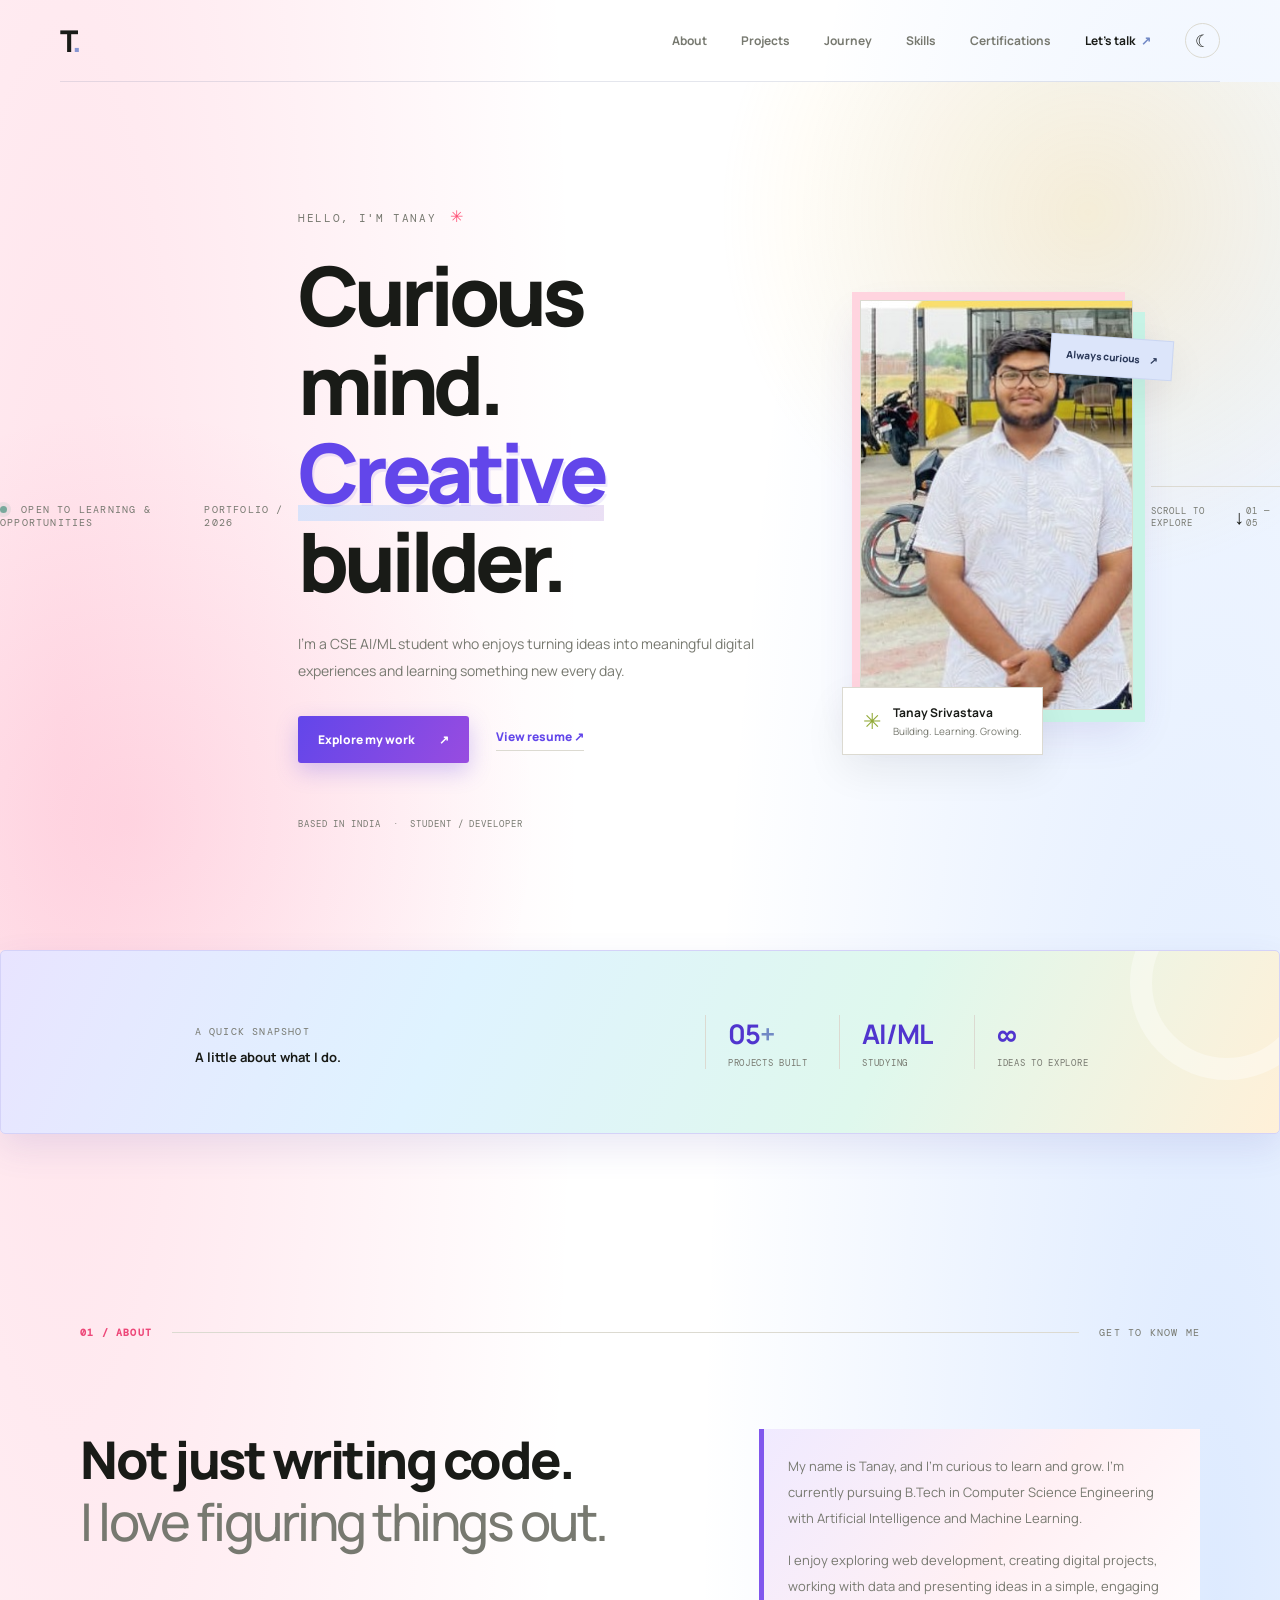
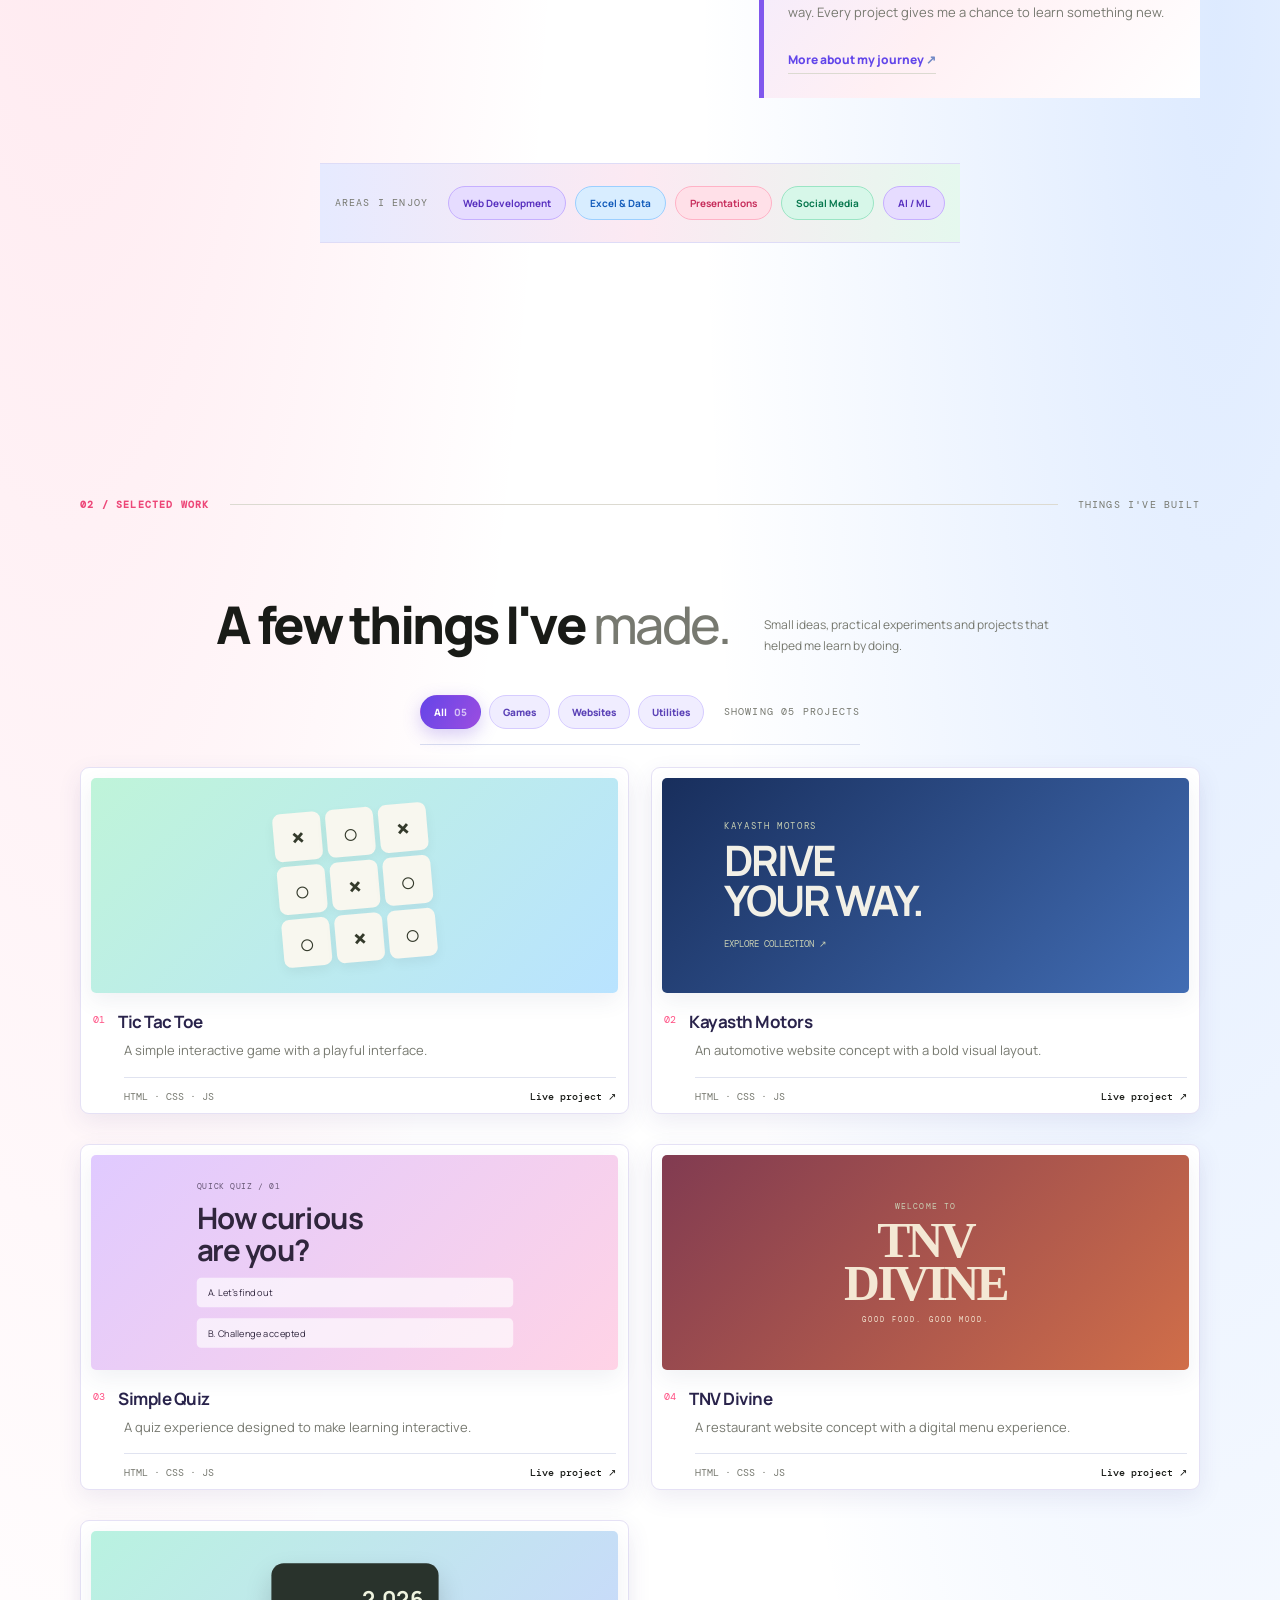
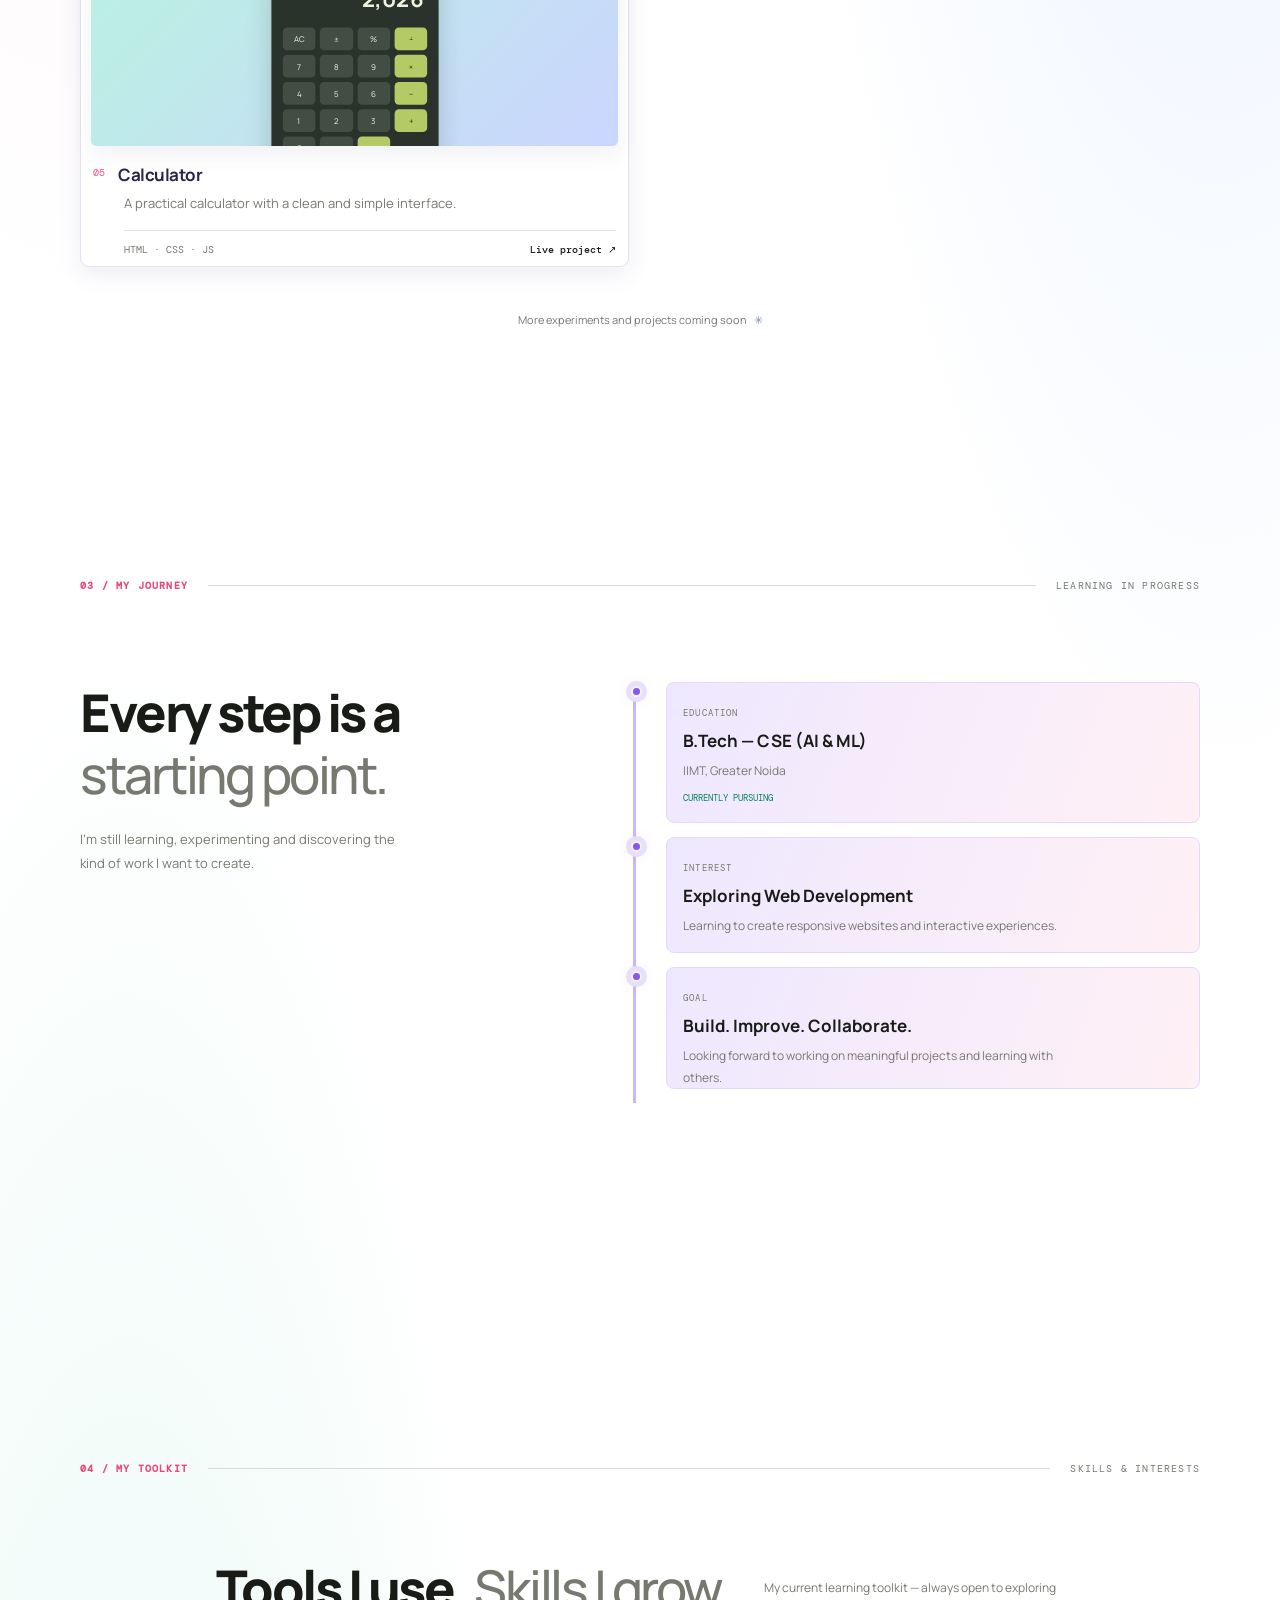
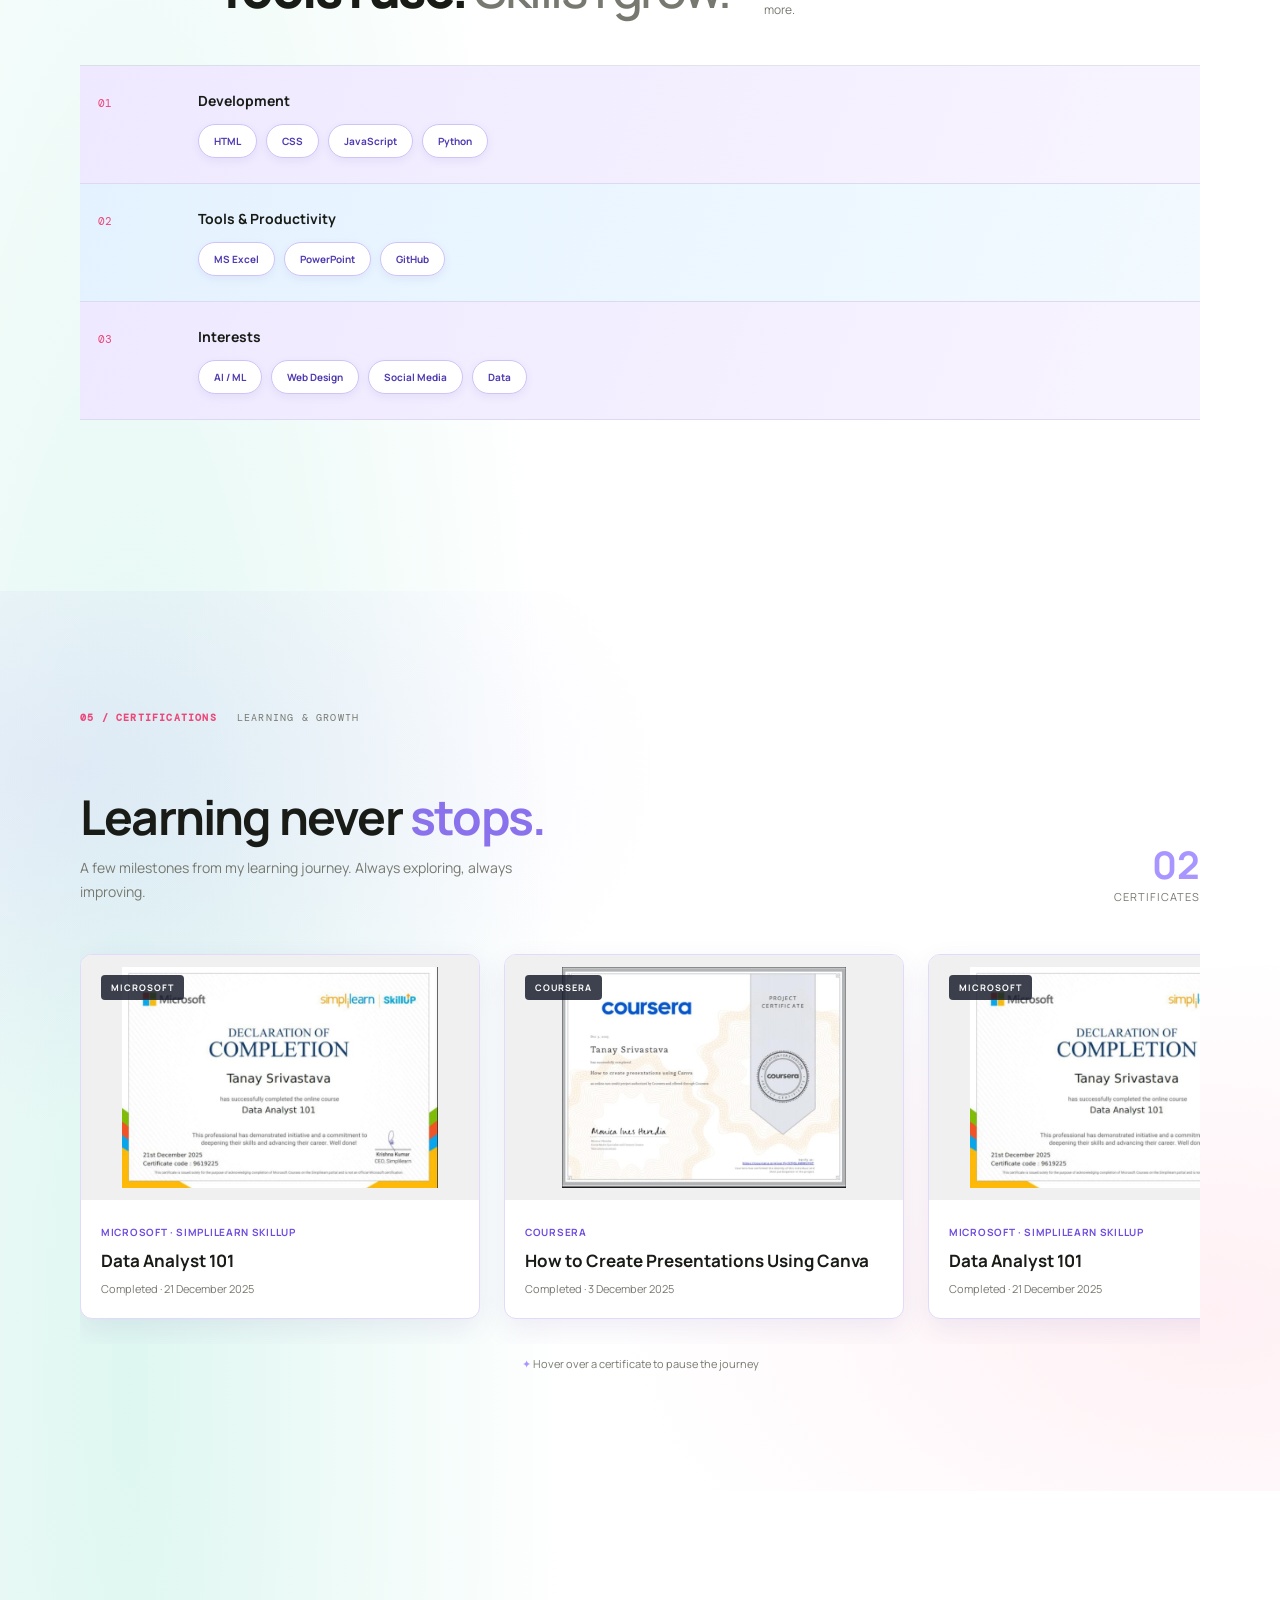
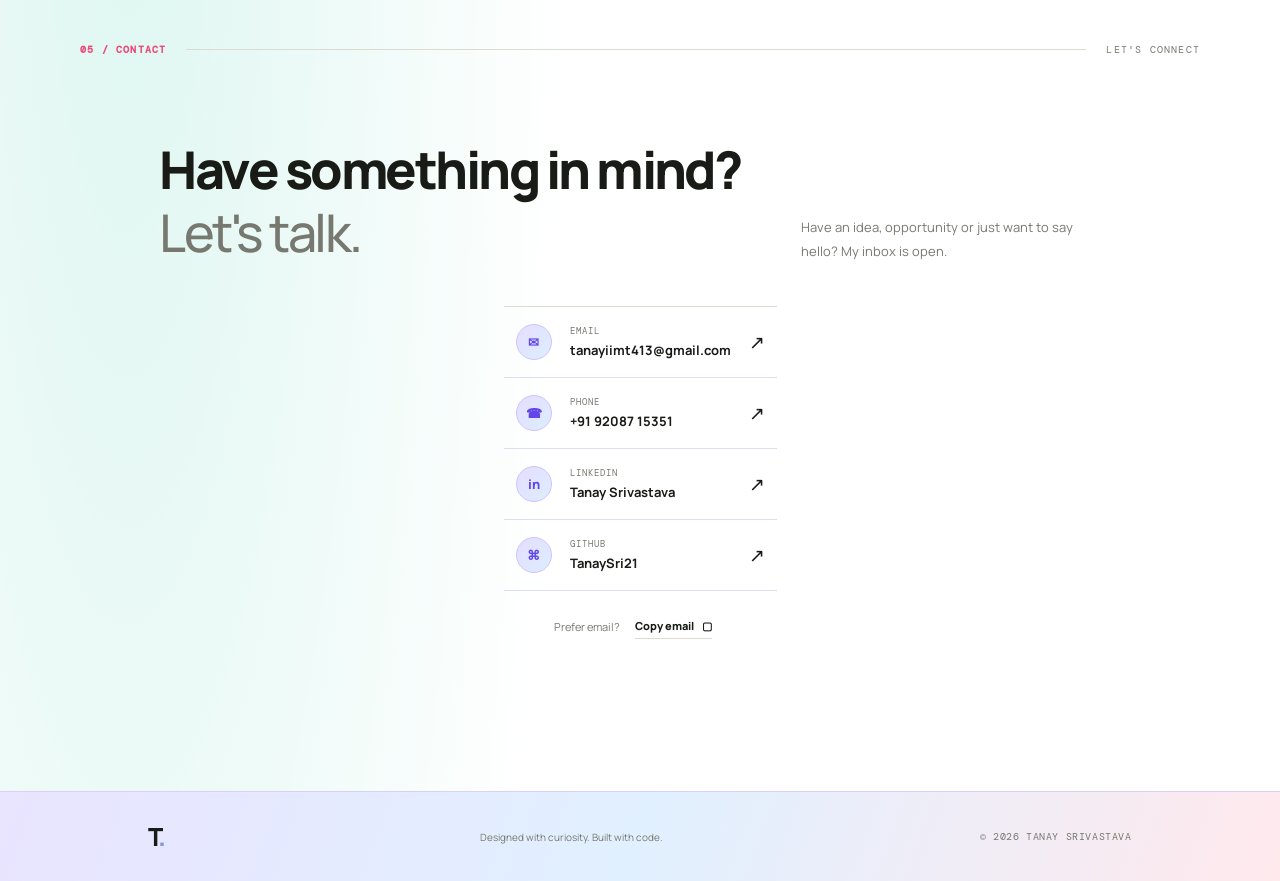
<file: index.html>
<!DOCTYPE html>
<html lang="en">
<head>
  <meta charset="UTF-8">
  <meta name="viewport" content="width=device-width, initial-scale=1.0">
  <meta name="description" content="Tanay Srivastava — CSE AI/ML student, creative builder and aspiring developer.">
  <title>Tanay Srivastava | Portfolio</title>

  <link rel="preconnect" href="https://fonts.googleapis.com">
  <link rel="preconnect" href="https://fonts.gstatic.com" crossorigin>
  <link href="https://fonts.googleapis.com/css2?family=DM+Mono:wght@400;500&family=Manrope:wght@400;500;600;700;800&display=swap" rel="stylesheet">
  <link rel="stylesheet" href="style.css">
</head>

<body>
  <div class="scroll-progress" id="scrollProgress"></div>

  <header class="site-header">
    <a href="#home" class="brand" aria-label="Tanay home">T<span>.</span></a>

    <button class="menu-toggle" id="menuToggle" aria-label="Open navigation" aria-expanded="false">
      <span></span><span></span>
    </button>

    <nav class="nav-links" id="navLinks">
      <a href="#about">About</a>
      <a href="#work">Projects</a>
      <a href="#journey">Journey</a>
      <a href="#skills">Skills</a>
      <a href="#certifications">Certifications</a>
      <a href="#contact" class="nav-contact">Let's talk <span>↗</span></a>
      <button class="theme-toggle" id="themeToggle" aria-label="Toggle dark mode" title="Toggle theme">
        <span id="themeIcon">☾</span>
      </button>
    </nav>
  </header>

  <main>
    <!-- HERO -->
    <section class="hero section-wrap" id="home">
      <div class="hero-topline">
        <span class="eyebrow"><span class="status-dot"></span> OPEN TO LEARNING & OPPORTUNITIES</span>
        <span class="eyebrow">PORTFOLIO / 2026</span>
      </div>

      <div class="hero-grid">
        <div class="hero-copy">
          <p class="hello-line">HELLO, I'M TANAY <span>✳</span></p>

          <h1>
            Curious mind.<br>
            <span class="headline-accent">Creative</span> builder.
          </h1>

          <p class="hero-description">
            I'm a CSE AI/ML student who enjoys turning ideas into
            meaningful digital experiences and learning something new every day.
          </p>

          <div class="hero-actions">
            <a href="#work" class="button button-primary">Explore my work <span>↗</span></a>
            <a href="assets/tanay-resume.jpg" class="text-link" target="_blank" rel="noopener">View resume ↗</a>
          </div>

          <div class="hero-meta">
            <span>BASED IN INDIA</span>
            <span>·</span>
            <span>STUDENT / DEVELOPER</span>
          </div>
        </div>

        <div class="hero-visual">
          <div class="photo-frame">
            <img src="assets/tanay-photo.jpg" alt="Portrait of Tanay Srivastava"
                 onerror="this.style.display='none'; this.nextElementSibling.style.display='grid';">
            <div class="photo-fallback">TS<span>✳</span></div>
          </div>
          <div class="photo-caption">
            <span class="caption-mark">✳</span>
            <div>
              <strong>Tanay Srivastava</strong>
              <small>Building. Learning. Growing.</small>
            </div>
          </div>
          <div class="floating-note">Always curious <span>↗</span></div>
        </div>
      </div>

      <div class="hero-bottom">
        <span>SCROLL TO EXPLORE</span>
        <a href="#about" aria-label="Scroll to about section">↓</a>
        <span>01 — 05</span>
      </div>
    </section>

    <!-- SNAPSHOT -->
    <section class="snapshot section-wrap reveal" aria-label="Portfolio snapshot">
      <div class="snapshot-heading">
        <span class="eyebrow">A QUICK SNAPSHOT</span>
        <p>A little about what I do.</p>
      </div>
      <div class="snapshot-stats">
        <div class="stat">
          <strong>05<span>+</span></strong>
          <small>PROJECTS BUILT</small>
        </div>
        <div class="stat">
          <strong>AI/ML</strong>
          <small>STUDYING</small>
        </div>
        <div class="stat">
          <strong>∞</strong>
          <small>IDEAS TO EXPLORE</small>
        </div>
      </div>
    </section>

    <!-- ABOUT -->
    <section class="section-wrap section-space" id="about">
      <div class="section-label reveal">
        <span class="eyebrow">01 / ABOUT</span>
        <span class="label-line"></span>
        <span class="eyebrow">GET TO KNOW ME</span>
      </div>

      <div class="about-grid">
        <h2 class="section-heading reveal">
          Not just writing code.<br>
          <span class="muted">I love figuring things out.</span>
        </h2>

        <div class="about-content reveal">
          <p>
            My name is Tanay, and I'm curious to learn and grow.
            I'm currently pursuing B.Tech in Computer Science Engineering
            with Artificial Intelligence and Machine Learning.
          </p>
          <p>
            I enjoy exploring web development, creating digital projects,
            working with data and presenting ideas in a simple, engaging way.
            Every project gives me a chance to learn something new.
          </p>
          <a href="#journey" class="inline-link">More about my journey <span>↗</span></a>
        </div>
      </div>

      <div class="interest-strip reveal">
        <span class="eyebrow">AREAS I ENJOY</span>
        <div class="interest-tags">
          <span>Web Development</span>
          <span>Excel & Data</span>
          <span>Presentations</span>
          <span>Social Media</span>
          <span>AI / ML</span>
        </div>
      </div>
    </section>

    <!-- PROJECTS -->
    <section class="section-wrap section-space" id="work">
      <div class="section-label reveal">
        <span class="eyebrow">02 / SELECTED WORK</span>
        <span class="label-line"></span>
        <span class="eyebrow">THINGS I'VE BUILT</span>
      </div>

      <div class="work-heading reveal">
        <h2 class="section-heading">A few things I've <span class="muted">made.</span></h2>
        <p>Small ideas, practical experiments and projects that helped me learn by doing.</p>
      </div>

      <div class="project-toolbar reveal">
        <div class="filter-buttons" id="projectFilters">
          <button class="filter-btn active" data-filter="all">All <span>05</span></button>
          <button class="filter-btn" data-filter="game">Games</button>
          <button class="filter-btn" data-filter="web">Websites</button>
          <button class="filter-btn" data-filter="utility">Utilities</button>
        </div>
        <span class="eyebrow" id="projectCount">SHOWING 05 PROJECTS</span>
      </div>

      <div class="project-grid" id="projectGrid">
        <article class="project-card reveal" data-category="game">
          <a class="project-visual visual-tictactoe" href="projects/tic-tac-toe/index.html" target="_blank" rel="noopener">
            <div class="tic-preview">
              <span>×</span><span>○</span><span>×</span>
              <span>○</span><span>×</span><span>○</span>
              <span>○</span><span>×</span><span>○</span>
            </div>
            <span class="visual-open">↗</span>
          </a>
          <div class="project-info">
            <div><span class="project-number">01</span><h3>Tic Tac Toe</h3></div>
            <p>A simple interactive game with a playful interface.</p>
            <div class="project-footer"><span>HTML · CSS · JS</span><a href="projects/tic-tac-toe/index.html" target="_blank" rel="noopener">Live project ↗</a></div>
          </div>
        </article>

        <article class="project-card reveal" data-category="web">
          <a class="project-visual visual-motors" href="projects/kayasth-motors/index.html" target="_blank" rel="noopener">
            <div class="motors-preview">
              <small>KAYASTH MOTORS</small>
              <strong>DRIVE<br>YOUR WAY.</strong>
              <span>EXPLORE COLLECTION ↗</span>
            </div>
            <span class="visual-open">↗</span>
          </a>
          <div class="project-info">
            <div><span class="project-number">02</span><h3>Kayasth Motors</h3></div>
            <p>An automotive website concept with a bold visual layout.</p>
            <div class="project-footer"><span>HTML · CSS · JS</span><a href="projects/kayasth-motors/index.html" target="_blank" rel="noopener">Live project ↗</a></div>
          </div>
        </article>

        <article class="project-card reveal" data-category="game">
          <a class="project-visual visual-quiz" href="projects/simple-quiz/index.html" target="_blank" rel="noopener">
            <div class="quiz-preview">
              <small>QUICK QUIZ / 01</small>
              <strong>How curious<br>are you?</strong>
              <span class="quiz-option">A. Let's find out</span>
              <span class="quiz-option">B. Challenge accepted</span>
            </div>
            <span class="visual-open">↗</span>
          </a>
          <div class="project-info">
            <div><span class="project-number">03</span><h3>Simple Quiz</h3></div>
            <p>A quiz experience designed to make learning interactive.</p>
            <div class="project-footer"><span>HTML · CSS · JS</span><a href="projects/simple-quiz/index.html" target="_blank" rel="noopener">Live project ↗</a></div>
          </div>
        </article>

        <article class="project-card reveal" data-category="web">
          <a class="project-visual visual-restaurant" href="projects/tnv-divine/index.html" target="_blank" rel="noopener">
            <div class="restaurant-preview">
              <small>WELCOME TO</small>
              <strong>TNV<br>DIVINE</strong>
              <span>GOOD FOOD. GOOD MOOD.</span>
            </div>
            <span class="visual-open">↗</span>
          </a>
          <div class="project-info">
            <div><span class="project-number">04</span><h3>TNV Divine</h3></div>
            <p>A restaurant website concept with a digital menu experience.</p>
            <div class="project-footer"><span>HTML · CSS · JS</span><a href="projects/tnv-divine/index.html" target="_blank" rel="noopener">Live project ↗</a></div>
          </div>
        </article>

        <article class="project-card reveal" data-category="utility">
          <a class="project-visual visual-calculator" href="projects/calculator/A.html" target="_blank" rel="noopener">
            <div class="calculator-preview">
              <div class="calc-display">2,026</div>
              <div class="calc-keys"><span>AC</span><span>±</span><span>%</span><span>÷</span><span>7</span><span>8</span><span>9</span><span>×</span><span>4</span><span>5</span><span>6</span><span>−</span><span>1</span><span>2</span><span>3</span><span>+</span><span>0</span><span>.</span><span>=</span></div>
            </div>
            <span class="visual-open">↗</span>
          </a>
          <div class="project-info">
            <div><span class="project-number">05</span><h3>Calculator</h3></div>
            <p>A practical calculator with a clean and simple interface.</p>
            <div class="project-footer"><span>HTML · CSS · JS</span><a href="projects/calculator/A.html" target="_blank" rel="noopener">Live project ↗</a></div>
          </div>
        </article>
      </div>

      <p class="project-note reveal">More experiments and projects coming soon <span>✳</span></p>
    </section>

    <!-- JOURNEY -->
    <section class="section-wrap section-space" id="journey">
      <div class="section-label reveal">
        <span class="eyebrow">03 / MY JOURNEY</span>
        <span class="label-line"></span>
        <span class="eyebrow">LEARNING IN PROGRESS</span>
      </div>

      <div class="journey-grid">
        <div class="journey-intro reveal">
          <h2 class="section-heading">Every step is a <span class="muted">starting point.</span></h2>
          <p>I'm still learning, experimenting and discovering the kind of work I want to create.</p>
        </div>

        <div class="timeline reveal">
          <div class="timeline-item">
            <span class="timeline-dot"></span>
            <small>EDUCATION</small>
            <h3>B.Tech — CSE (AI & ML)</h3>
            <p>IIMT, Greater Noida</p>
            <span class="timeline-status">CURRENTLY PURSUING</span>
          </div>
          <div class="timeline-item">
            <span class="timeline-dot"></span>
            <small>INTEREST</small>
            <h3>Exploring Web Development</h3>
            <p>Learning to create responsive websites and interactive experiences.</p>
          </div>
          <div class="timeline-item">
            <span class="timeline-dot"></span>
            <small>GOAL</small>
            <h3>Build. Improve. Collaborate.</h3>
            <p>Looking forward to working on meaningful projects and learning with others.</p>
          </div>
        </div>
      </div>
    </section>

    <!-- SKILLS -->
    <section class="section-wrap section-space" id="skills">
      <div class="section-label reveal">
        <span class="eyebrow">04 / MY TOOLKIT</span>
        <span class="label-line"></span>
        <span class="eyebrow">SKILLS & INTERESTS</span>
      </div>

      <div class="skills-heading reveal">
        <h2 class="section-heading">Tools I use. <span class="muted">Skills I grow.</span></h2>
        <p>My current learning toolkit — always open to exploring more.</p>
      </div>

      <div class="skills-layout">
        <div class="skill-group reveal">
          <span class="skill-index">01</span>
          <div>
            <h3>Development</h3>
            <div class="skill-pills">
              <span>HTML</span><span>CSS</span><span>JavaScript</span><span>Python</span>
            </div>
          </div>
        </div>
        <div class="skill-group reveal">
          <span class="skill-index">02</span>
          <div>
            <h3>Tools & Productivity</h3>
            <div class="skill-pills">
              <span>MS Excel</span><span>PowerPoint</span><span>GitHub</span>
            </div>
          </div>
        </div>
        <div class="skill-group reveal">
          <span class="skill-index">03</span>
          <div>
            <h3>Interests</h3>
            <div class="skill-pills">
              <span>AI / ML</span><span>Web Design</span><span>Social Media</span><span>Data</span>
            </div>
          </div>
        </div>
      </div>
    </section>

    
<!-- ==========================================
     CERTIFICATIONS SECTION
     ========================================== -->

<section class="certifications-section" id="certifications">

  <div class="section-label">
    <span class="eyebrow">05 / CERTIFICATIONS</span>
    <span class="eyebrow">LEARNING & GROWTH</span>
  </div>

  <div class="certifications-heading">
    <div>
      <h2>Learning never <span>stops.</span></h2>
      <p>
        A few milestones from my learning journey.
        Always exploring, always improving.
      </p>
    </div>

    <div class="certificate-count">
      <strong>02</strong>
      <span>Certificates</span>
    </div>
  </div>

  <div class="certificates-marquee">
    <div class="certificates-track">

      <!-- Original certificates -->
      <article class="certificate-card">
        <div class="certificate-image">
          <img
            src="assets/microsoft-certificate.jpg"
            alt="Microsoft Data Analyst 101 certificate"
            loading="lazy"
          />
          <span class="certificate-type">MICROSOFT</span>
        </div>

        <div class="certificate-details">
          <span class="certificate-platform">Microsoft · Simplilearn SkillUp</span>
          <h3>Data Analyst 101</h3>
          <p>Completed · 21 December 2025</p>
        </div>
      </article>

      <article class="certificate-card">
        <div class="certificate-image">
          <img
            src="assets/coursera-certificate.png"
            alt="Coursera Canva presentation project certificate"
            loading="lazy"
          />
          <span class="certificate-type">COURSERA</span>
        </div>

        <div class="certificate-details">
          <span class="certificate-platform">Coursera</span>
          <h3>How to Create Presentations Using Canva</h3>
          <p>Completed · 3 December 2025</p>
        </div>
      </article>

      <!-- Duplicate cards for seamless scrolling -->
      <article class="certificate-card" aria-hidden="true">
        <div class="certificate-image">
          <img
            src="assets/microsoft-certificate.jpg"
            alt=""
            loading="lazy"
          />
          <span class="certificate-type">MICROSOFT</span>
        </div>

        <div class="certificate-details">
          <span class="certificate-platform">Microsoft · Simplilearn SkillUp</span>
          <h3>Data Analyst 101</h3>
          <p>Completed · 21 December 2025</p>
        </div>
      </article>

      <article class="certificate-card" aria-hidden="true">
        <div class="certificate-image">
          <img
            src="assets/coursera-certificate.png"
            alt=""
            loading="lazy"
          />
          <span class="certificate-type">COURSERA</span>
        </div>

        <div class="certificate-details">
          <span class="certificate-platform">Coursera</span>
          <h3>How to Create Presentations Using Canva</h3>
          <p>Completed · 3 December 2025</p>
        </div>
      </article>

    </div>
  </div>

  <p class="certificate-hint">
    <span>✦</span> Hover over a certificate to pause the journey
  </p>

</section>


    <!-- CONTACT -->
    <section class="section-wrap section-space contact-section" id="contact">
      <div class="section-label reveal">
        <span class="eyebrow">05 / CONTACT</span>
        <span class="label-line"></span>
        <span class="eyebrow">LET'S CONNECT</span>
      </div>

      <div class="contact-heading reveal">
        <h2 class="section-heading">Have something in mind?<br><span class="muted">Let's talk.</span></h2>
        <p>Have an idea, opportunity or just want to say hello? My inbox is open.</p>
      </div>

      <div class="contact-list reveal">
        <a href="mailto:tanayiimt413@gmail.com" class="contact-item">
          <span class="contact-icon">✉</span>
          <span class="contact-details"><small>EMAIL</small><strong>tanayiimt413@gmail.com</strong></span>
          <span class="contact-arrow">↗</span>
        </a>
        <a href="tel:+919208715351" class="contact-item">
          <span class="contact-icon">☎</span>
          <span class="contact-details"><small>PHONE</small><strong>+91 92087 15351</strong></span>
          <span class="contact-arrow">↗</span>
        </a>
        <a href="https://www.linkedin.com/in/tanay-srivastava-646749287" target="_blank" rel="noopener noreferrer" class="contact-item">
          <span class="contact-icon">in</span>
          <span class="contact-details"><small>LINKEDIN</small><strong>Tanay Srivastava</strong></span>
          <span class="contact-arrow">↗</span>
        </a>
        <a href="https://github.com/TanaySri21" target="_blank" rel="noopener noreferrer" class="contact-item">
          <span class="contact-icon">⌘</span>
          <span class="contact-details"><small>GITHUB</small><strong>TanaySri21</strong></span>
          <span class="contact-arrow">↗</span>
        </a>
      </div>

      <div class="email-copy-row reveal">
        <span>Prefer email?</span>
        <button id="copyEmail" class="copy-button" data-email="tanayiimt413@gmail.com">
          Copy email <span>▢</span>
        </button>
        <span class="copy-feedback" id="copyFeedback" aria-live="polite"></span>
      </div>
    </section>
  </main>

  <footer class="site-footer section-wrap">
    <a href="#home" class="brand footer-brand">T<span>.</span></a>
    <p>Designed with curiosity. Built with code.</p>
    <span>© <span id="currentYear">2026</span> TANAY SRIVASTAVA</span>
  </footer>

  <button class="back-to-top" id="backToTop" aria-label="Back to top">↑</button>

  <script src="script.js"></script>
</body>
</html>
</file>
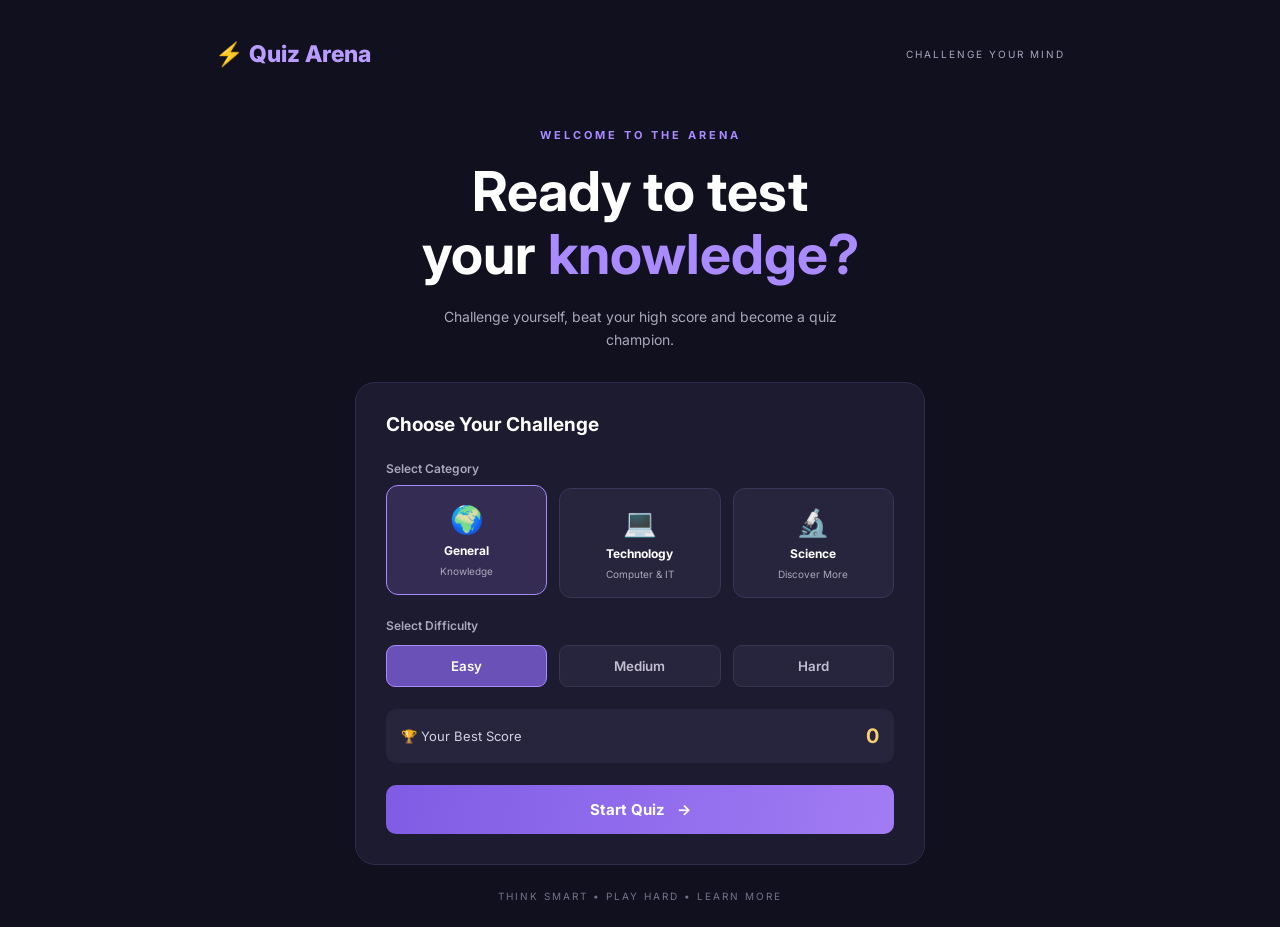
<file: projects/simple-quiz/index.html>
<!DOCTYPE html>
<html lang="en">

<head>
    <meta charset="UTF-8">
    <meta name="viewport" content="width=device-width, initial-scale=1.0">
    <title>Quiz Arena</title>
    <link rel="stylesheet" href="style.css">
</head>

<body>

    <div class="app">

        <!-- Welcome Screen -->
        <section id="home-screen" class="screen">

            <nav class="navbar">
                <div class="logo">⚡ Quiz Arena</div>
                <span class="tag">CHALLENGE YOUR MIND</span>
            </nav>

            <div class="hero">
                <p class="eyebrow">WELCOME TO THE ARENA</p>
                <h1>Ready to test<br>your <span>knowledge?</span></h1>
                <p class="subtitle">
                    Challenge yourself, beat your high score
                    and become a quiz champion.
                </p>
            </div>

            <div class="setup-card">

                <h2>Choose Your Challenge</h2>

                <label>Select Category</label>

                <div class="category-grid">

                    <button class="category active" data-category="general">
                        <span>🌍</span>
                        <strong>General</strong>
                        <small>Knowledge</small>
                    </button>

                    <button class="category" data-category="technology">
                        <span>💻</span>
                        <strong>Technology</strong>
                        <small>Computer & IT</small>
                    </button>

                    <button class="category" data-category="science">
                        <span>🔬</span>
                        <strong>Science</strong>
                        <small>Discover More</small>
                    </button>

                </div>

                <label>Select Difficulty</label>

                <div class="difficulty-options">

                    <button class="difficulty active" data-level="easy">
                        Easy
                    </button>

                    <button class="difficulty" data-level="medium">
                        Medium
                    </button>

                    <button class="difficulty" data-level="hard">
                        Hard
                    </button>

                </div>

                <div class="high-score-box">
                    <span>🏆 Your Best Score</span>
                    <strong id="home-best-score">0</strong>
                </div>

                <button id="start-btn" class="primary-btn">
                    Start Quiz <span>→</span>
                </button>

            </div>

            <p class="footer-text">
                THINK SMART • PLAY HARD • LEARN MORE
            </p>

        </section>


        <!-- Quiz Screen -->
        <section id="quiz-screen" class="screen hidden">

            <nav class="quiz-nav">

                <div class="logo">⚡ Quiz Arena</div>

                <button id="sound-btn" class="icon-btn" title="Toggle sound">
                    🔊
                </button>

            </nav>


            <div class="quiz-info">

                <span id="category-label">GENERAL KNOWLEDGE</span>

                <span id="question-counter">QUESTION 1/5</span>

            </div>


            <!-- Progress -->
            <div class="progress-container">
                <div id="progress-bar"></div>
            </div>


            <!-- Timer -->
            <div class="timer-area">

                <div class="timer-circle">
                    <span id="timer">15</span>
                    <small>SEC</small>
                </div>

                <p>Time remaining</p>

            </div>


            <!-- Question Card -->
            <div class="question-card">

                <div class="question-top">
                    <span id="difficulty-label">EASY</span>
                    <span id="points-label">10 POINTS</span>
                </div>

                <h2 id="question">
                    Your question will appear here.
                </h2>

                <div id="choices" class="choices"></div>

                <p id="feedback"></p>


                <!-- Lifeline -->
                <div class="lifeline-area">

                    <span>NEED SOME HELP?</span>

                    <button id="lifeline-btn">
                        ✨ 50:50 Lifeline
                    </button>

                </div>

                <button id="next-btn" class="primary-btn">
                    Next Question →
                </button>

            </div>


            <!-- Streak -->
            <div class="streak-box">

                <div>
                    <span>🔥 Current Streak</span>
                    <strong id="streak">0</strong>
                </div>

                <div>
                    <span>⭐ Total Points</span>
                    <strong id="live-score">0</strong>
                </div>

            </div>

        </section>


        <!-- Result Screen -->
        <section id="result-screen" class="screen hidden">

            <div class="result-card">

                <div class="trophy">🏆</div>

                <p class="eyebrow">CHALLENGE COMPLETED</p>

                <h1 id="result-title">Amazing Work!</h1>

                <p id="result-message">
                    You completed the quiz.
                </p>

                <div class="score-circle">

                    <strong id="final-score">0</strong>

                    <span>POINTS</span>

                </div>

                <div class="stats-grid">

                    <div class="stat">
                        <strong id="correct-count">0</strong>
                        <span>Correct</span>
                    </div>

                    <div class="stat">
                        <strong id="accuracy">0%</strong>
                        <span>Accuracy</span>
                    </div>

                    <div class="stat">
                        <strong id="best-score">0</strong>
                        <span>Best Score</span>
                    </div>

                </div>

                <div id="achievement" class="achievement">
                    🥇 Quiz Champion
                </div>

                <button id="restart-btn" class="primary-btn">
                    Play Again ↻
                </button>

                <button id="home-btn" class="secondary-btn">
                    Change Category
                </button>

            </div>

        </section>

    </div>

    <script src="new.js"></script>

</body>
</html>
</file>
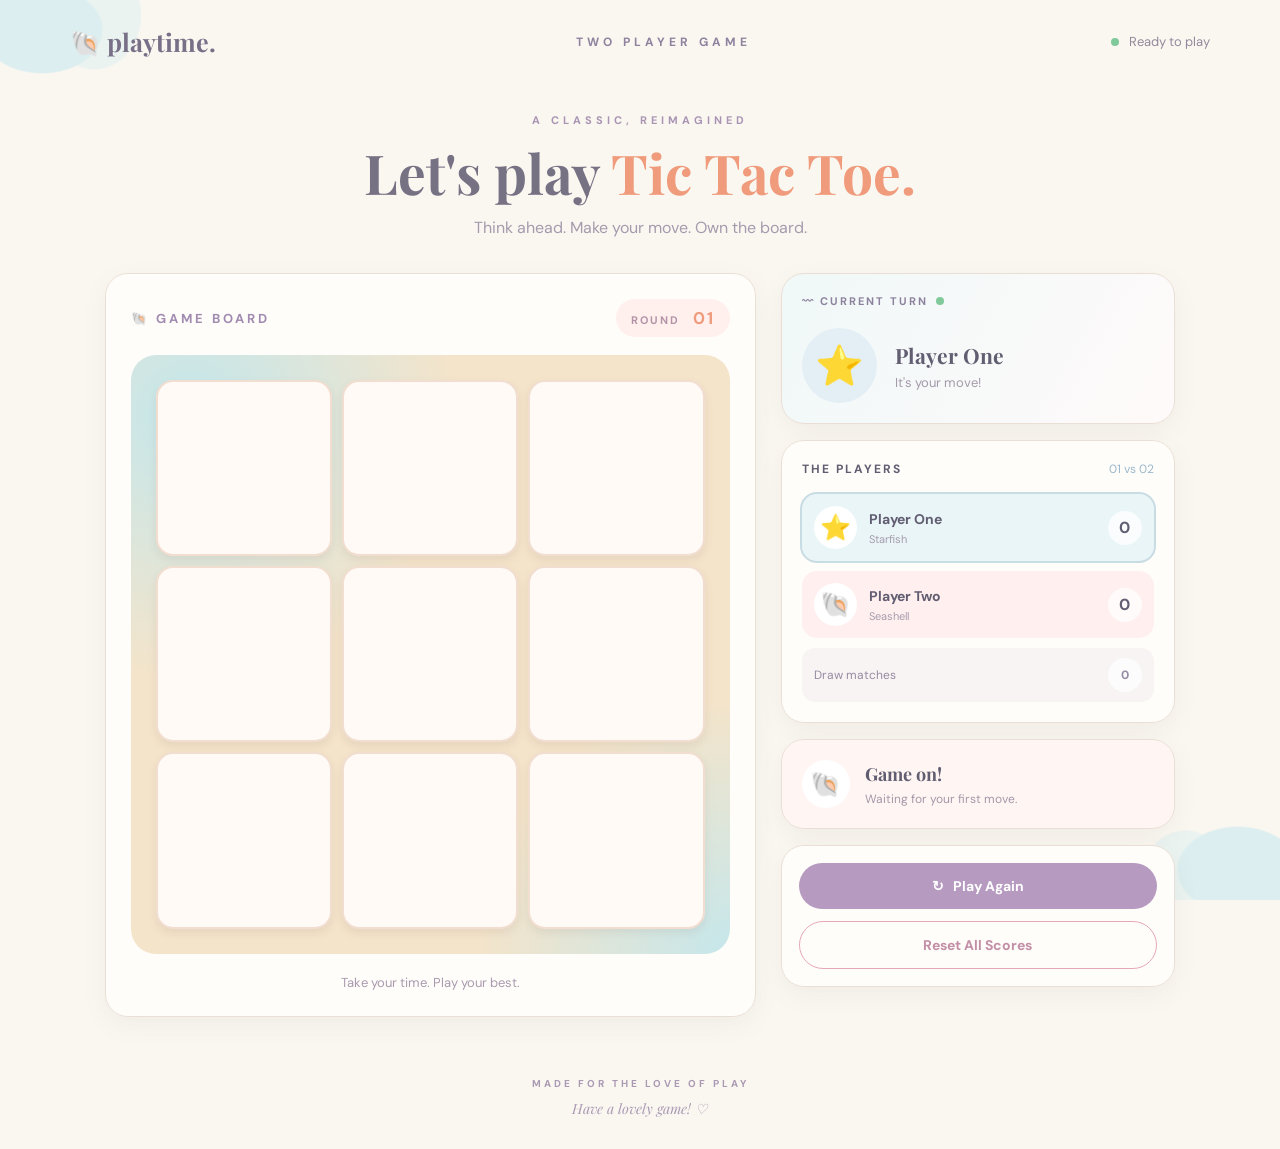
<file: projects/tic-tac-toe/index.html>
<!DOCTYPE html>
<html lang="en">
<head>
    <meta charset="UTF-8">
    <meta name="viewport" content="width=device-width, initial-scale=1.0">
    <title>Beach Tic Tac Toe</title>
    <link rel="stylesheet" href="style.css">
</head>
<body>

    <div class="corner-wave top-wave"></div>
    <div class="corner-wave bottom-wave"></div>

    <header class="navbar">
        <div class="logo">🐚 playtime.</div>
        <div class="game-label">TWO PLAYER GAME</div>
        <div class="ready"><span></span> Ready to play</div>
    </header>

    <main class="container">

        <section class="hero">
            <p class="eyebrow">A CLASSIC, REIMAGINED</p>
            <h1>Let's play <span>Tic Tac Toe.</span></h1>
            <p class="subtitle">
                Think ahead. Make your move. Own the board.
            </p>
        </section>

        <section class="game-layout">

            <!-- GAME BOARD -->
            <div class="board-card">

                <div class="board-heading">
                    <h2>🐚 GAME BOARD</h2>
                    <div class="round">ROUND <span id="roundNumber">01</span></div>
                </div>

                <div class="board-background">
                    <div class="game-board" id="gameBoard">
                        <button class="cell" data-index="0"></button>
                        <button class="cell" data-index="1"></button>
                        <button class="cell" data-index="2"></button>
                        <button class="cell" data-index="3"></button>
                        <button class="cell" data-index="4"></button>
                        <button class="cell" data-index="5"></button>
                        <button class="cell" data-index="6"></button>
                        <button class="cell" data-index="7"></button>
                        <button class="cell" data-index="8"></button>
                    </div>
                </div>

                <p class="board-note">Take your time. Play your best.</p>

            </div>

            <!-- RIGHT SIDEBAR -->
            <aside class="sidebar">

                <div class="turn-card">
                    <div class="card-heading">
                        <span>〰 CURRENT TURN</span>
                        <span class="live-dot"></span>
                    </div>

                    <div class="turn-content">
                        <div class="turn-icon" id="turnIcon">⭐</div>
                        <div>
                            <h3 id="turnName">Player One</h3>
                            <p id="turnDescription">It's your move!</p>
                        </div>
                    </div>
                </div>

                <div class="players-card">
                    <div class="players-heading">
                        <h3>THE PLAYERS</h3>
                        <span>01 vs 02</span>
                    </div>

                    <div class="player-row player-one" id="playerOne">
                        <div class="player-icon">⭐</div>
                        <div class="player-info">
                            <h4>Player One</h4>
                            <p>Starfish</p>
                        </div>
                        <strong id="scoreX">0</strong>
                    </div>

                    <div class="player-row player-two" id="playerTwo">
                        <div class="player-icon">🐚</div>
                        <div class="player-info">
                            <h4>Player Two</h4>
                            <p>Seashell</p>
                        </div>
                        <strong id="scoreO">0</strong>
                    </div>

                    <div class="draw-row">
                        <span>Draw matches</span>
                        <strong id="scoreDraw">0</strong>
                    </div>
                </div>

                <div class="message-card">
                    <div class="message-icon" id="messageIcon">🐚</div>
                    <div>
                        <h3 id="resultMessage">Game on!</h3>
                        <p id="resultDescription">Waiting for your first move.</p>
                    </div>
                </div>

                <div class="controls-card">
                    <button id="reset" class="play-again">
                        ↻ &nbsp; Play Again
                    </button>

                    <button id="resetScore" class="reset-score">
                        Reset All Scores
                    </button>
                </div>

            </aside>
        </section>

    </main>

    <footer>
        <p>MADE FOR THE LOVE OF PLAY</p>
        <span>Have a lovely game! ♡</span>
    </footer>

    <script src="new.js"></script>
</body>
</html>
</file>
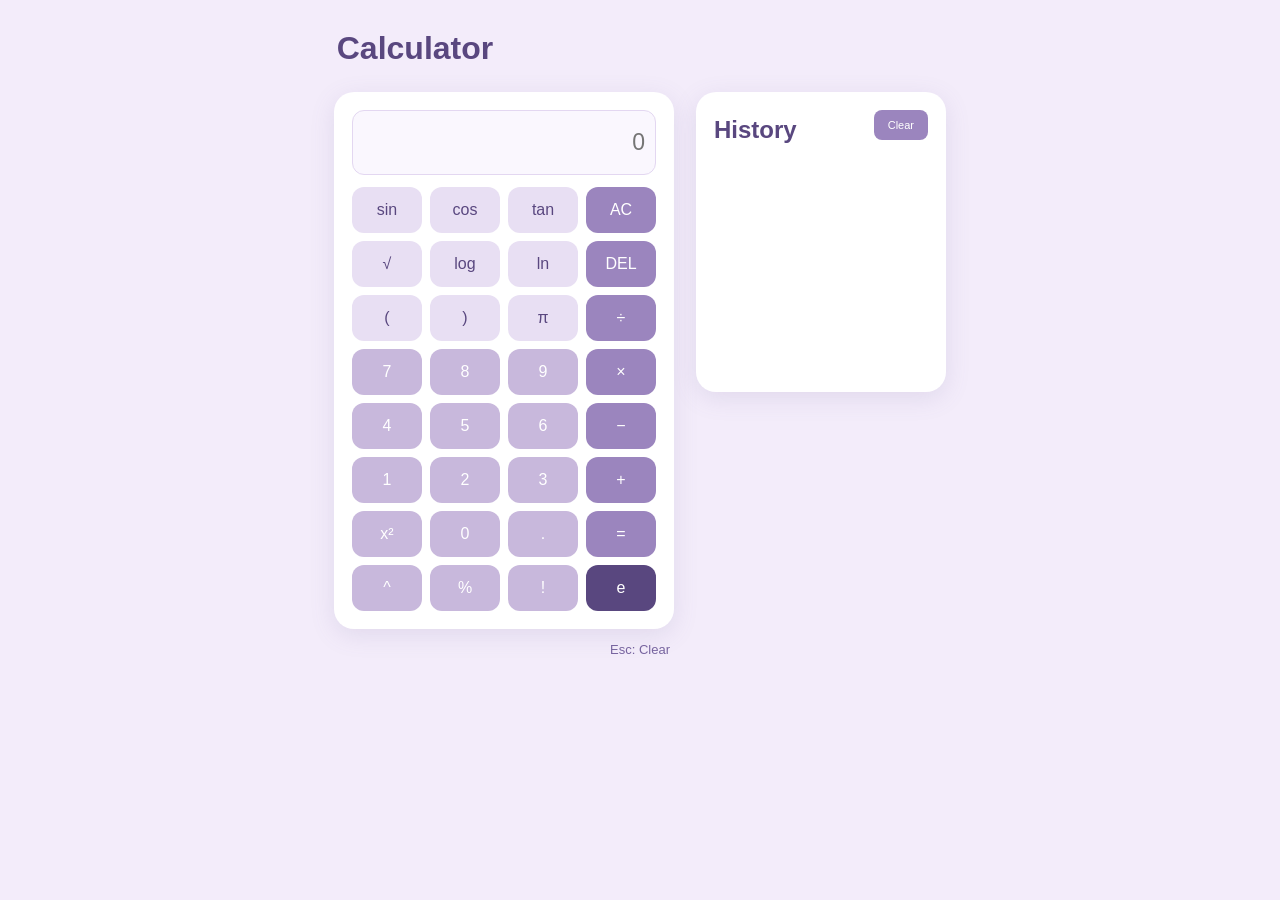
<file: projects/calculator/A.html>
<!DOCTYPE html>
<html lang="en">

<head>
    <meta charset="UTF-8">
    <meta name="viewport" content="width=device-width, initial-scale=1">
    <title>Calculator</title>
    <link rel="stylesheet" href="B.css">
</head>

<body>
    <h1>Calculator</h1>
    <main class="layout">
        <section class="calculator">
            <input id="display" placeholder="0" autocomplete="off">
            <div class="keys" id="keys"></div>
        </section>
        <aside>
            <div class="history-header">
                <h2>History</h2>
                <button id="clearHistory">Clear</button>
            </div>
            <ul id="history"></ul>
        </aside>
    </main>
    <p class="help">Esc: Clear </p>
    <script src="C.js"></script>
</body>

</html>
</file>
<file: style.css>
:root {
  --paper: #f5f3ed;
  --surface: #eeece4;
  --ink: #191b17;
  --muted: #777970;
  --line: #dcdad1;
  --accent: #d7ed75;
  --accent-dark: #b8d34d;
  --white: #fffefa;
  --shadow: 0 15px 40px rgba(30, 32, 24, .07);
  --mono: "DM Mono", monospace;
  --sans: "Manrope", sans-serif;
}

body.dark-theme {
  --paper: #171914;
  --surface: #20221c;
  --ink: #f3f1e9;
  --muted: #a4a69a;
  --line: #35372e;
  --accent: #d7ed75;
  --accent-dark: #d7ed75;
  --white: #22241e;
  --shadow: 0 15px 40px rgba(0, 0, 0, .2);
}

* {
  margin: 0;
  padding: 0;
  box-sizing: border-box;
}

html {
  scroll-behavior: smooth;
  scroll-padding-top: 90px;
}

body {
  background: var(--paper);
  color: var(--ink);
  font-family: var(--sans);
  transition: background .3s, color .3s;
  overflow-x: hidden;
}

a {
  color: inherit;
  text-decoration: none;
}

button {
  font: inherit;
}

img {
  display: block;
  max-width: 100%;
}

.section-wrap {
  width: min(1160px, calc(100% - 64px));
  margin-inline: auto;
}

.section-space {
  padding-top: 112px;
}

.eyebrow {
  font: 10px var(--mono);
  letter-spacing: .12em;
  color: var(--muted);
}

.muted {
  color: var(--muted);
  font-weight: 500;
}

.scroll-progress {
  position: fixed;
  z-index: 1000;
  top: 0;
  left: 0;
  width: 0;
  height: 3px;
  background: var(--accent-dark);
}

/* HEADER */

.site-header {
  width: min(1160px, calc(100% - 64px));
  height: 82px;
  margin: auto;
  display: flex;
  align-items: center;
  justify-content: space-between;
  border-bottom: 1px solid var(--line);
  position: relative;
  z-index: 100;
}

.brand {
  font-size: 30px;
  font-weight: 800;
  letter-spacing: -3px;
}

.brand span {
  color: #a5bd45;
}

.nav-links {
  display: flex;
  align-items: center;
  gap: 34px;
}

.nav-links > a {
  font-size: 12px;
  font-weight: 700;
  color: var(--muted);
  transition: color .2s;
}

.nav-links > a:hover {
  color: var(--ink);
}

.nav-links .nav-contact {
  color: var(--ink);
}

.nav-contact span {
  color: #8da52d;
  margin-left: 4px;
}

.theme-toggle {
  border: 1px solid var(--line);
  background: transparent;
  color: var(--ink);
  width: 35px;
  height: 35px;
  border-radius: 50%;
  cursor: pointer;
  font-size: 17px;
  transition: background .2s, transform .2s;
}

.theme-toggle:hover {
  background: var(--surface);
  transform: rotate(-12deg);
}

.menu-toggle {
  display: none;
}

/* HERO */

.hero {
  padding-top: 36px;
}

.hero-topline,
.hero-bottom {
  display: flex;
  justify-content: space-between;
  align-items: center;
}

.status-dot {
  display: inline-block;
  height: 7px;
  width: 7px;
  background: #91ad35;
  border-radius: 50%;
  margin-right: 7px;
  box-shadow: 0 0 0 4px rgba(145, 173, 53, .12);
}

.hero-grid {
  display: grid;
  grid-template-columns: 1.2fr .8fr;
  align-items: center;
  gap: 80px;
  padding: 74px 0 70px;
}

.hello-line {
  font: 11px var(--mono);
  letter-spacing: .15em;
  color: var(--muted);
  margin-bottom: 24px;
}

.hello-line span {
  color: #9cb53b;
  font-size: 16px;
  margin-left: 5px;
}

.hero h1 {
  font-size: clamp(48px, 6.5vw, 82px);
  line-height: 1.08;
  letter-spacing: -5px;
  font-weight: 800;
}

.headline-accent {
  position: relative;
  z-index: 1;
}

.headline-accent::after {
  content: "";
  position: absolute;
  z-index: -1;
  height: 16px;
  bottom: 7px;
  left: 0;
  right: 0;
  background: var(--accent);
  opacity: .75;
}

.hero-description {
  max-width: 470px;
  margin-top: 26px;
  font-size: 14px;
  line-height: 1.9;
  color: var(--muted);
}

.hero-actions {
  display: flex;
  align-items: center;
  gap: 27px;
  margin-top: 32px;
}

.button {
  display: inline-flex;
  align-items: center;
  justify-content: center;
  gap: 24px;
  padding: 15px 20px;
  font-size: 12px;
  font-weight: 800;
  transition: transform .2s, background .2s;
}

.button:hover {
  transform: translateY(-3px);
}

.button-primary {
  background: var(--ink);
  color: var(--paper);
}

.button-primary:hover {
  background: #56642a;
}

.text-link,
.inline-link {
  font-size: 12px;
  font-weight: 800;
  border-bottom: 1px solid var(--line);
  padding-bottom: 5px;
}

.hero-meta {
  display: flex;
  gap: 12px;
  align-items: center;
  margin-top: 55px;
  font: 9px var(--mono);
  letter-spacing: .1em;
  color: var(--muted);
}

.hero-visual {
  width: 100%;
  max-width: 370px;
  justify-self: end;
  position: relative;
  padding: 18px 18px 45px;
}

.photo-frame {
  position: relative;
  height: 410px;
  background: var(--surface);
  overflow: hidden;
}

.photo-frame img {
  width: 100%;
  height: 100%;
  object-fit: cover;
  object-position: center;
  filter: saturate(.85);
}

.photo-fallback {
  display: none;
  height: 100%;
  place-items: center;
  font-size: 80px;
  font-weight: 800;
  letter-spacing: -8px;
  background: var(--accent);
  color: #20231a;
}

.photo-fallback span {
  font-size: 25px;
  margin-left: 8px;
}

.photo-caption {
  display: flex;
  align-items: center;
  gap: 12px;
  position: absolute;
  bottom: 0;
  left: 0;
  background: var(--white);
  padding: 16px 20px;
  box-shadow: var(--shadow);
}

.caption-mark {
  color: #91a936;
  font-size: 22px;
}

.photo-caption div {
  display: grid;
  gap: 3px;
}

.photo-caption strong {
  font-size: 12px;
}

.photo-caption small {
  font-size: 10px;
  color: var(--muted);
}

.floating-note {
  position: absolute;
  top: 55px;
  right: -22px;
  padding: 12px 15px;
  background: var(--accent);
  color: #24271d;
  font-size: 10px;
  font-weight: 800;
  transform: rotate(4deg);
  box-shadow: var(--shadow);
}

.floating-note span {
  margin-left: 8px;
}

.hero-bottom {
  border-top: 1px solid var(--line);
  padding: 17px 0;
  font: 9px var(--mono);
  letter-spacing: .12em;
  color: var(--muted);
}

.hero-bottom a {
  font-size: 20px;
  color: var(--ink);
}

/* SNAPSHOT */

.snapshot {
  display: grid;
  grid-template-columns: .8fr 1.2fr;
  gap: 50px;
  align-items: center;
  padding: 30px 35px;
  background: var(--surface);
}

.snapshot-heading p {
  margin-top: 8px;
  font-size: 13px;
  font-weight: 700;
}

.snapshot-stats {
  display: grid;
  grid-template-columns: repeat(3, 1fr);
  gap: 20px;
}

.stat {
  display: grid;
  gap: 5px;
  border-left: 1px solid var(--line);
  padding-left: 22px;
}

.stat strong {
  font-size: 27px;
  letter-spacing: -1px;
}

.stat strong span {
  color: #93a938;
}

.stat small {
  font: 9px var(--mono);
  color: var(--muted);
  letter-spacing: .08em;
}

/* SECTION HEADINGS */

.section-label {
  display: flex;
  align-items: center;
  gap: 20px;
}

.label-line {
  height: 1px;
  background: var(--line);
  flex: 1;
}

.section-heading {
  font-size: clamp(34px, 4.2vw, 52px);
  line-height: 1.2;
  letter-spacing: -2.5px;
  font-weight: 800;
}

/* ABOUT */

.about-grid {
  display: grid;
  grid-template-columns: 1fr .75fr;
  gap: 90px;
  padding-top: 55px;
}

.about-content p {
  color: var(--muted);
  font-size: 13px;
  line-height: 2;
  margin-bottom: 16px;
}

.inline-link {
  display: inline-block;
  margin-top: 10px;
}

.inline-link span {
  color: #8ca42f;
}

.interest-strip {
  border-top: 1px solid var(--line);
  border-bottom: 1px solid var(--line);
  margin-top: 65px;
  padding: 22px 0;
  display: flex;
  align-items: center;
  justify-content: space-between;
  gap: 20px;
}

.interest-tags,
.skill-pills {
  display: flex;
  flex-wrap: wrap;
  gap: 9px;
}

.interest-tags span,
.skill-pills span {
  border: 1px solid var(--line);
  border-radius: 30px;
  padding: 9px 14px;
  font-size: 10px;
  font-weight: 700;
  color: var(--muted);
}

/* PROJECTS */

.work-heading,
.skills-heading {
  display: flex;
  justify-content: space-between;
  align-items: end;
  gap: 35px;
  padding-top: 48px;
}

.work-heading p,
.skills-heading p {
  max-width: 300px;
  font-size: 12px;
  line-height: 1.8;
  color: var(--muted);
}

.project-toolbar {
  display: flex;
  justify-content: space-between;
  align-items: center;
  gap: 20px;
  margin: 38px 0 22px;
  padding-bottom: 15px;
  border-bottom: 1px solid var(--line);
}

.filter-buttons {
  display: flex;
  gap: 8px;
  flex-wrap: wrap;
}

.filter-btn {
  border: 1px solid transparent;
  background: transparent;
  color: var(--muted);
  border-radius: 30px;
  padding: 9px 13px;
  cursor: pointer;
  font-size: 10px;
  font-weight: 800;
  transition: .2s;
}

.filter-btn:hover {
  color: var(--ink);
  border-color: var(--line);
}

.filter-btn.active {
  background: var(--ink);
  color: var(--paper);
}

.filter-btn span {
  margin-left: 5px;
  opacity: .65;
}

.project-grid {
  display: grid;
  grid-template-columns: repeat(2, 1fr);
  gap: 40px 25px;
}

.project-card {
  min-width: 0;
  transition: opacity .25s, transform .25s;
}

.project-card.is-hidden {
  display: none;
}

.project-visual {
  display: grid;
  place-items: center;
  height: 270px;
  position: relative;
  overflow: hidden;
  transition: transform .3s;
}

.project-visual:hover {
  transform: translateY(-4px);
}

.visual-open {
  position: absolute;
  top: 15px;
  right: 17px;
  display: grid;
  place-items: center;
  width: 33px;
  height: 33px;
  border-radius: 50%;
  background: rgba(255,255,255,.85);
  color: #222;
  font-size: 17px;
  opacity: 0;
  transform: translate(-5px, 5px);
  transition: .25s;
}

.project-visual:hover .visual-open {
  opacity: 1;
  transform: translate(0, 0);
}

.visual-tictactoe {
  background: #dfe5d0;
}

.tic-preview {
  display: grid;
  grid-template-columns: repeat(3, 58px);
  gap: 6px;
  transform: rotate(-5deg);
}

.tic-preview span {
  width: 58px;
  height: 58px;
  display: grid;
  place-items: center;
  background: #f8f7ef;
  color: #343a2b;
  font-size: 33px;
  font-weight: 800;
  border-radius: 8px;
  box-shadow: 0 5px 12px rgba(0,0,0,.05);
}

.visual-motors {
  background: #272b28;
  color: #f2f0e7;
}

.motors-preview {
  width: 75%;
  display: grid;
  gap: 12px;
}

.motors-preview small,
.restaurant-preview small {
  font: 9px var(--mono);
  letter-spacing: .18em;
  color: #c9d0b4;
}

.motors-preview strong {
  font-size: 42px;
  line-height: .95;
  letter-spacing: -2px;
}

.motors-preview span {
  font: 9px var(--mono);
  color: #c9d0b4;
  margin-top: 8px;
}

.visual-quiz {
  background: #e8dff3;
  color: #30263d;
}

.quiz-preview {
  width: 70%;
  display: grid;
  gap: 12px;
  transform: rotate(-2deg);
}

.quiz-preview small {
  font: 9px var(--mono);
  letter-spacing: .12em;
  opacity: .7;
}

.quiz-preview strong {
  font-size: 32px;
  line-height: 1.1;
  letter-spacing: -1px;
}

.quiz-option {
  display: block;
  padding: 9px 12px;
  background: rgba(255,255,255,.65);
  border-radius: 5px;
  font-size: 10px;
}

.visual-restaurant {
  background: #3c2924;
  color: #f4e8d4;
}

.restaurant-preview {
  text-align: center;
  display: grid;
  gap: 10px;
}

.restaurant-preview strong {
  font-size: 54px;
  line-height: .85;
  letter-spacing: -3px;
  font-family: Georgia, serif;
}

.restaurant-preview span {
  font: 8px var(--mono);
  letter-spacing: .2em;
}

.visual-calculator {
  background: #e1e7dd;
}

.calculator-preview {
  width: 190px;
  padding: 13px;
  background: #29332c;
  border-radius: 14px;
  box-shadow: 0 15px 30px rgba(0,0,0,.17);
  transform: rotate(5deg);
}

.calc-display {
  color: #eff4df;
  text-align: right;
  padding: 10px 4px 15px;
  font-size: 25px;
  font-weight: 700;
}

.calc-keys {
  display: grid;
  grid-template-columns: repeat(4, 1fr);
  gap: 5px;
}

.calc-keys span {
  display: grid;
  place-items: center;
  min-height: 26px;
  background: #424d43;
  border-radius: 5px;
  color: #f5f5e9;
  font-size: 9px;
}

.calc-keys span:nth-child(4n),
.calc-keys span:last-child {
  background: #b3ca65;
  color: #20251b;
}

.project-info {
  padding: 18px 2px 0;
}

.project-info > div:first-child {
  display: flex;
  align-items: center;
  gap: 13px;
}

.project-number {
  font: 10px var(--mono);
  color: var(--muted);
}

.project-info h3 {
  font-size: 18px;
  letter-spacing: -.5px;
}

.project-info p {
  font-size: 11px;
  color: var(--muted);
  margin: 9px 0 16px 31px;
}

.project-footer {
  margin-left: 31px;
  padding-top: 12px;
  border-top: 1px solid var(--line);
  display: flex;
  justify-content: space-between;
  gap: 10px;
  font: 9px var(--mono);
  color: var(--muted);
}

.project-footer a {
  color: var(--ink);
  font-weight: 500;
}

.project-note {
  text-align: center;
  color: var(--muted);
  font-size: 11px;
  margin-top: 45px;
}

.project-note span {
  color: #91a936;
  margin-left: 5px;
}

/* JOURNEY */

.journey-grid {
  display: grid;
  grid-template-columns: .8fr 1fr;
  gap: 100px;
  padding-top: 55px;
}

.journey-intro p {
  max-width: 320px;
  font-size: 13px;
  line-height: 1.9;
  color: var(--muted);
  margin-top: 20px;
}

.timeline {
  border-left: 1px solid var(--line);
  padding-left: 30px;
}

.timeline-item {
  position: relative;
  padding: 0 0 35px;
}

.timeline-item:last-child {
  padding-bottom: 0;
}

.timeline-dot {
  position: absolute;
  left: -36px;
  top: 3px;
  width: 11px;
  height: 11px;
  border-radius: 50%;
  background: var(--accent);
  border: 2px solid var(--paper);
  box-shadow: 0 0 0 1px var(--accent-dark);
}

.timeline-item small {
  font: 9px var(--mono);
  color: var(--muted);
  letter-spacing: .12em;
}

.timeline-item h3 {
  font-size: 17px;
  margin: 8px 0;
}

.timeline-item p {
  font-size: 12px;
  line-height: 1.8;
  color: var(--muted);
  max-width: 400px;
}

.timeline-status {
  display: inline-block;
  margin-top: 10px;
  font: 9px var(--mono);
  color: #81952f;
}

/* SKILLS */

.skills-layout {
  margin-top: 45px;
  border-top: 1px solid var(--line);
}

.skill-group {
  display: grid;
  grid-template-columns: 80px 1fr;
  gap: 20px;
  padding: 25px 0;
  border-bottom: 1px solid var(--line);
}

.skill-index {
  font: 11px var(--mono);
  color: var(--muted);
  padding-top: 5px;
}

.skill-group h3 {
  font-size: 14px;
  margin-bottom: 14px;
}

.skill-pills span {
  padding: 9px 15px;
  transition: background .2s, color .2s;
}

.skill-pills span:hover {
  background: var(--accent);
  color: #25291c;
  border-color: var(--accent);
}

/* CONTACT */

.contact-section {
  padding-bottom: 100px;
}

.contact-heading {
  display: grid;
  grid-template-columns: 1fr .55fr;
  gap: 60px;
  align-items: end;
  padding-top: 48px;
}

.contact-heading p {
  font-size: 13px;
  line-height: 1.9;
  color: var(--muted);
  max-width: 310px;
}

.contact-list {
  margin-top: 42px;
  border-top: 1px solid var(--line);
}

.contact-item {
  display: flex;
  align-items: center;
  gap: 18px;
  padding: 17px 12px;
  border-bottom: 1px solid var(--line);
  transition: background .2s, padding .2s;
}

.contact-item:hover {
  background: var(--surface);
  padding-left: 20px;
}

.contact-icon {
  width: 36px;
  height: 36px;
  flex-shrink: 0;
  display: grid;
  place-items: center;
  border: 1px solid var(--line);
  border-radius: 50%;
  font-size: 13px;
  font-weight: 800;
}

.contact-details {
  display: grid;
  gap: 4px;
  flex: 1;
}

.contact-details small {
  font: 9px var(--mono);
  color: var(--muted);
  letter-spacing: .12em;
}

.contact-details strong {
  font-size: 13px;
  overflow-wrap: anywhere;
}

.contact-arrow {
  font-size: 19px;
  transition: transform .2s;
}

.contact-item:hover .contact-arrow {
  transform: translate(3px, -3px);
}

.email-copy-row {
  display: flex;
  align-items: center;
  gap: 15px;
  margin-top: 22px;
  font-size: 11px;
  color: var(--muted);
}

.copy-button {
  border: 0;
  background: transparent;
  color: var(--ink);
  border-bottom: 1px solid var(--line);
  padding: 5px 0;
  font-size: 11px;
  font-weight: 800;
  cursor: pointer;
}

.copy-button span {
  margin-left: 6px;
}

.copy-feedback {
  color: #82982f;
  font: 10px var(--mono);
}

/* FOOTER */

.site-footer {
  min-height: 90px;
  border-top: 1px solid var(--line);
  display: flex;
  align-items: center;
  justify-content: space-between;
  gap: 20px;
}

.footer-brand {
  font-size: 25px;
}

.site-footer p,
.site-footer > span {
  font-size: 10px;
  color: var(--muted);
}

.site-footer > span {
  font-family: var(--mono);
  letter-spacing: .06em;
}

/* BACK TO TOP */

.back-to-top {
  position: fixed;
  z-index: 50;
  right: 25px;
  bottom: 25px;
  width: 42px;
  height: 42px;
  border: 1px solid var(--line);
  background: var(--white);
  color: var(--ink);
  border-radius: 50%;
  cursor: pointer;
  font-size: 19px;
  box-shadow: var(--shadow);
  opacity: 0;
  visibility: hidden;
  transform: translateY(10px);
  transition: .25s;
}

.back-to-top.visible {
  opacity: 1;
  visibility: visible;
  transform: translateY(0);
}

/* REVEAL ANIMATION */

.reveal {
  opacity: 0;
  transform: translateY(20px);
  transition: opacity .65s ease, transform .65s ease;
}

.reveal.visible {
  opacity: 1;
  transform: translateY(0);
}

/* RESPONSIVE */

@media (max-width: 850px) {
  .hero-grid {
    gap: 35px;
  }

  .hero h1 {
    font-size: clamp(46px, 7vw, 65px);
    letter-spacing: -3px;
  }

  .photo-frame {
    height: 340px;
  }

  .about-grid,
  .journey-grid {
    gap: 45px;
  }

  .snapshot {
    grid-template-columns: 1fr;
    gap: 25px;
  }
}

@media (max-width: 620px) {
  .section-wrap,
  .site-header {
    width: calc(100% - 38px);
  }

  .section-space {
    padding-top: 78px;
  }

  .site-header {
    height: 70px;
  }

  .menu-toggle {
    display: flex;
    flex-direction: column;
    gap: 5px;
    background: transparent;
    border: 0;
    padding: 8px;
    cursor: pointer;
  }

  .menu-toggle span {
    width: 22px;
    height: 2px;
    background: var(--ink);
  }

  .nav-links {
    display: none;
    position: absolute;
    top: 69px;
    left: 0;
    right: 0;
    padding: 20px;
    background: var(--paper);
    border: 1px solid var(--line);
    box-shadow: var(--shadow);
    align-items: stretch;
    flex-direction: column;
    gap: 20px;
  }

  .nav-links.open {
    display: flex;
  }

  .nav-links > a {
    font-size: 13px;
  }

  .theme-toggle {
    align-self: flex-start;
  }

  .hero {
    padding-top: 25px;
  }

  .hero-topline .eyebrow:last-child {
    font-size: 8px;
  }

  .hero-grid {
    grid-template-columns: 1fr;
    gap: 35px;
    padding: 55px 0 45px;
  }

  .hero h1 {
    font-size: clamp(46px, 13vw, 66px);
    letter-spacing: -3px;
  }

  .hero-description {
    font-size: 13px;
  }

  .hero-meta {
    margin-top: 35px;
    font-size: 8px;
  }

  .hero-visual {
    max-width: 310px;
    justify-self: center;
  }

  .photo-frame {
    height: 340px;
  }

  .floating-note {
    right: -8px;
  }

  .snapshot {
    padding: 23px 18px;
  }

  .snapshot-stats {
    gap: 10px;
  }

  .stat {
    padding-left: 12px;
  }

  .stat strong {
    font-size: 21px;
  }

  .stat small {
    font-size: 7px;
  }

  .section-label {
    gap: 10px;
  }

  .section-label .eyebrow {
    font-size: 8px;
  }

  .section-heading {
    font-size: 35px;
    letter-spacing: -1.8px;
  }

  .about-grid,
  .journey-grid {
    grid-template-columns: 1fr;
    gap: 25px;
    padding-top: 35px;
  }

  .interest-strip {
    margin-top: 35px;
    align-items: flex-start;
    flex-direction: column;
  }

  .work-heading,
  .skills-heading {
    align-items: flex-start;
    flex-direction: column;
    gap: 15px;
    padding-top: 35px;
  }

  .project-toolbar {
    align-items: flex-start;
    flex-direction: column;
    margin-top: 28px;
  }

  .filter-buttons {
    gap: 4px;
  }

  .filter-btn {
    padding: 8px 10px;
  }

  .project-grid {
    grid-template-columns: 1fr;
    gap: 32px;
  }

  .project-visual {
    height: 240px;
  }

  .project-info h3 {
    font-size: 17px;
  }

  .journey-grid {
    gap: 35px;
  }

  .skill-group {
    grid-template-columns: 35px 1fr;
    gap: 10px;
  }

  .contact-heading {
    grid-template-columns: 1fr;
    gap: 15px;
    padding-top: 35px;
  }

  .contact-list {
    margin-top: 28px;
  }

  .contact-item {
    gap: 12px;
    padding: 16px 4px;
  }

  .contact-details strong {
    font-size: 11px;
  }

  .contact-icon {
    width: 33px;
    height: 33px;
  }

  .email-copy-row {
    flex-wrap: wrap;
  }

  .contact-section {
    padding-bottom: 75px;
  }

  .site-footer {
    padding: 20px 0;
    flex-wrap: wrap;
  }

  .site-footer p {
    order: 3;
    width: 100%;
  }

  .site-footer > span {
    font-size: 8px;
  }

  .back-to-top {
    right: 15px;
    bottom: 15px;
  }
}

@media (prefers-reduced-motion: reduce) {
  *,
  *::before,
  *::after {
    scroll-behavior: auto !important;
    animation-duration: .01ms !important;
    transition-duration: .01ms !important;
  }

  .reveal {
    opacity: 1;
    transform: none;
  }
}
/* ==========================================
   REFINED COLOUR + INTERACTION UPGRADE
   ========================================== */

:root {
  --accent: #8fa8e8;
  --accent-dark: #7189c5;
  --soft-blue: #e8edf8;
}

body {
  background-color: #f7f7f4;
}

body.dark-theme {
  background-color: #151a24;
}

/* Scroll progress */
.scroll-progress {
  background: linear-gradient(90deg, #8fa8e8, #b7a2d8, #8ebeb4);
}

/* Accent colours */
.brand span,
.nav-contact span,
.hello-line span,
.inline-link span,
.project-note span {
  color: #7189c5;
}

body.dark-theme .brand span,
body.dark-theme .nav-contact span,
body.dark-theme .hello-line span,
body.dark-theme .inline-link span,
body.dark-theme .project-note span {
  color: #a8bcff;
}

/* Status dot */
.status-dot {
  background: #79a99c;
  box-shadow: 0 0 0 4px rgba(121, 169, 156, .14);
}

/* Hero heading */
.headline-accent::after {
  background: linear-gradient(90deg, #d8e2fa, #e9def4);
  opacity: .95;
}

body.dark-theme .headline-accent::after {
  background: linear-gradient(
    90deg,
    rgba(112, 143, 218, .55),
    rgba(158, 124, 190, .45)
  );
  opacity: 1;
}

/* Buttons */
.button-primary {
  background: #29364d;
  color: #fff;
  border-radius: 3px;
  box-shadow: 0 7px 18px rgba(41, 54, 77, .12);
  transition: all .25s ease;
}

.button-primary:hover {
  background: #526b9f;
  box-shadow: 0 9px 24px rgba(91, 119, 179, .22);
  transform: translateY(-2px);
}

body.dark-theme .button-primary {
  background: #9aaff0;
  color: #111827;
  box-shadow: 0 0 22px rgba(126, 157, 238, .18);
}

body.dark-theme .button-primary:hover {
  background: #c0ceff;
  box-shadow: 0 0 28px rgba(126, 157, 238, .32);
}

/* Theme toggle */
.theme-toggle:hover {
  border-color: var(--accent-dark);
  box-shadow: 0 0 0 4px rgba(113, 137, 197, .10);
}

/* Profile photo */
.photo-frame {
  border: 1px solid var(--line);
  box-shadow: 0 18px 42px rgba(36, 48, 70, .10);
}

.photo-frame img {
  transition: transform .65s ease, filter .4s ease;
}

.hero-visual:hover .photo-frame img {
  transform: scale(1.025);
  filter: saturate(1);
}

.photo-caption {
  border: 1px solid var(--line);
}

/* Floating note */
.floating-note {
  background: #dce5fa;
  color: #2d3b5b;
  border: 1px solid rgba(113, 137, 197, .16);
}

body.dark-theme .floating-note {
  background: #293752;
  color: #dce6ff;
  border-color: #465b83;
  box-shadow: 0 0 24px rgba(112, 143, 218, .16);
}

/* Snapshot section */
.snapshot {
  border: 1px solid var(--line);
  background: linear-gradient(115deg, var(--surface), var(--white));
}

.stat strong span {
  color: #7189c5;
}

/* Interest and skill tags */
.interest-tags span,
.skill-pills span {
  background: rgba(255, 255, 255, .42);
  transition: color .2s, background .2s, border-color .2s, transform .2s;
}

body.dark-theme .interest-tags span,
body.dark-theme .skill-pills span {
  background: rgba(255, 255, 255, .025);
}

.interest-tags span:hover,
.skill-pills span:hover {
  transform: translateY(-2px);
  color: var(--ink);
  border-color: var(--accent-dark);
  background: var(--soft-blue);
}

body.dark-theme .interest-tags span:hover,
body.dark-theme .skill-pills span:hover {
  background: #283650;
  color: #eaf0ff;
  box-shadow: 0 0 16px rgba(126, 157, 238, .12);
}

/* Project filters */
.filter-btn.active {
  background: #34435f;
  color: #fff;
}

body.dark-theme .filter-btn.active {
  background: #91a9eb;
  color: #111827;
  box-shadow: 0 0 18px rgba(126, 157, 238, .2);
}

/* Project cards */
.project-card {
  border-radius: 3px;
}

.project-visual {
  border: 1px solid rgba(40, 50, 70, .06);
  transition: box-shadow .3s ease;
}

.project-card:hover .project-visual {
  box-shadow: 0 16px 34px rgba(35, 47, 70, .12);
}

body.dark-theme .project-card:hover .project-visual {
  box-shadow:
    0 0 0 1px rgba(142, 168, 239, .28),
    0 14px 35px rgba(0, 0, 0, .25),
    0 0 26px rgba(112, 143, 218, .10);
}

/* Project preview backgrounds */
.visual-tictactoe {
  background: linear-gradient(135deg, #e2e9dc, #dce5f4);
}

.visual-quiz {
  background: linear-gradient(135deg, #eee5f5, #e2e8f8);
}

.visual-calculator {
  background: linear-gradient(135deg, #e0ebe5, #e1e7f2);
}

.visual-motors {
  background: linear-gradient(135deg, #252d35, #354353);
}

.visual-restaurant {
  background: linear-gradient(135deg, #3b302e, #51403d);
}

/* Project links */
.project-footer a {
  transition: color .2s;
}

.project-footer a:hover,
.text-link:hover,
.inline-link:hover {
  color: #7189c5;
}

/* Timeline */
.timeline-dot {
  box-shadow:
    0 0 0 1px var(--accent-dark),
    0 0 13px rgba(113, 137, 197, .16);
}

.timeline-status {
  color: #7189c5;
}

/* Contact section */
.contact-item:hover {
  background: linear-gradient(90deg, var(--surface), transparent);
}

.contact-item:hover .contact-icon {
  border-color: var(--accent-dark);
  color: #7189c5;
}

body.dark-theme .contact-item:hover {
  box-shadow: inset 3px 0 0 #829de4;
}

.copy-button:hover {
  color: #7189c5;
}

/* Back to top */
.back-to-top {
  transition:
    opacity .25s,
    visibility .25s,
    transform .25s,
    box-shadow .25s,
    border-color .25s;
}

.back-to-top:hover {
  border-color: var(--accent-dark);
  box-shadow: 0 7px 24px rgba(91, 119, 179, .2);
  transform: translateY(-3px);
}

body.dark-theme .back-to-top:hover {
  box-shadow: 0 0 22px rgba(126, 157, 238, .22);
}

/* Responsive adjustments */
@media (max-width: 620px) {
  .hero-visual {
    width: min(100%, 310px);
  }

  .floating-note {
    right: -4px;
  }

  .project-visual {
    height: 230px;
  }

  .section-label .eyebrow:last-child {
    text-align: right;
  }

  .nav-links {
    border-radius: 4px;
  }
}

/* Reduced motion accessibility */
@media (prefers-reduced-motion: reduce) {
  .photo-frame img {
    transition: none;
  }
}

/* ==========================================
   PROJECT SECTION - COMPACT & RESPONSIVE
   ========================================== */

/* Project grid */
.project-grid {
  grid-template-columns: repeat(2, minmax(0, 1fr));
  gap: 30px 22px;
  align-items: start;
}

/* Project cards */
.project-card {
  min-width: 0;
  width: 100%;
}

/* Reduce preview box height */
.project-visual {
  height: 215px;
  min-height: 0;
  padding: 18px;
  border-radius: 4px;
}

/* Project information */
.project-info {
  padding-top: 13px;
}

.project-info h3 {
  font-size: 17px;
  margin-top: 4px;
}

.project-info p {
  font-size: 13px;
  line-height: 1.6;
  max-width: 95%;
  margin-top: 7px;
}

.project-footer {
  margin-top: 13px;
  gap: 10px;
  flex-wrap: wrap;
  font-size: 10px;
}

/* Preview elements scale better */
.tic-preview {
  grid-template-columns: repeat(3, 48px);
  gap: 5px;
}

.tic-preview span {
  width: 48px;
  height: 48px;
  font-size: 27px;
}

.motors-preview {
  width: 82%;
  gap: 9px;
}

.quiz-preview,
.restaurant-preview {
  transform: scale(.92);
}

.calculator-preview {
  transform: scale(.88);
  transform-origin: center;
}

/* Subtle hover */
.project-card {
  transition: transform .25s ease;
}

.project-card:hover {
  transform: translateY(-3px);
}

.project-visual:hover {
  transform: translateY(-2px);
}

/* Tablet */
@media (max-width: 850px) {
  .project-grid {
    grid-template-columns: repeat(2, minmax(0, 1fr));
    gap: 25px 16px;
  }

  .project-visual {
    height: 190px;
  }

  .tic-preview {
    grid-template-columns: repeat(3, 42px);
  }

  .tic-preview span {
    width: 42px;
    height: 42px;
    font-size: 24px;
  }

  .project-info h3 {
    font-size: 16px;
  }
}

/* Mobile */
@media (max-width: 600px) {
  .project-grid {
    grid-template-columns: 1fr;
    gap: 25px;
  }

  .project-visual {
    height: 205px;
  }

  .project-info {
    padding-top: 12px;
  }

  .project-info h3 {
    font-size: 17px;
  }

  .project-info p {
    font-size: 12px;
  }

  .tic-preview {
    grid-template-columns: repeat(3, 46px);
  }

  .tic-preview span {
    width: 46px;
    height: 46px;
    font-size: 26px;
  }

  .calculator-preview {
    transform: scale(.82);
  }

  .quiz-preview,
  .restaurant-preview {
    transform: scale(.88);
  }
}

/* Very small screens */
@media (max-width: 360px) {
  .project-visual {
    height: 180px;
  }

  .project-grid {
    gap: 22px;
  }

  .project-footer {
    font-size: 9px;
  }
}

/* ==========================================
   PORTFOLIO VISUAL ENHANCEMENT
   LIGHT + DARK THEME
   ========================================== */

/* ---------- LIGHT THEME ---------- */

:root {
  --accent: #8295d5;
  --accent-dark: #667bbd;
  --white: #ffffff;

  --color-lavender: #eee9fa;
  --color-blue: #e5efff;
  --color-peach: #fcebe2;
  --color-mint: #e3f2eb;
  --color-yellow: #f8f1d9;

  --card-shadow: 0 12px 35px rgba(70, 80, 120, .07);
}

/* Soft colourful background */
body {
  background:
    radial-gradient(ellipse at 8% 12%, rgba(205, 192, 244, .20), transparent 27%),
    radial-gradient(ellipse at 92% 35%, rgba(177, 211, 238, .17), transparent 25%),
    radial-gradient(ellipse at 15% 75%, rgba(244, 208, 189, .13), transparent 23%),
    var(--paper);
}

/* Header */
.site-header {
  border-bottom-color: rgba(120, 130, 165, .20);
}

.brand span {
  color: #8796d2;
}

.nav-contact {
  transition: color .2s ease;
}

.nav-contact:hover {
  color: #8796d2;
}

/* Hero decorative colour */
.hero {
  position: relative;
}

.hero-visual {
  position: relative;
}

.photo-frame {
  box-shadow: 12px 12px 0 rgba(185, 174, 224, .28),
              0 18px 40px rgba(50, 60, 100, .10);
}

/* Snapshot */
.snapshot {
  position: relative;
  overflow: hidden;
  background: linear-gradient(120deg, #eeecfa, #e9f1fa, #f8eee7);
  border: 1px solid rgba(150, 150, 190, .18);
  border-radius: 5px;
  box-shadow: var(--card-shadow);
}

.snapshot::after {
  content: "";
  position: absolute;
  width: 150px;
  height: 150px;
  border: 22px solid rgba(255, 255, 255, .35);
  border-radius: 50%;
  right: -45px;
  top: -65px;
  pointer-events: none;
}

.stat strong {
  color: #596b9e;
}

/* Section headings */
.section-heading {
  position: relative;
}

.section-label .eyebrow:first-child {
  color: #8290c5;
}

/* About section */
.about-grid {
  position: relative;
}

.about-content {
  position: relative;
}

.interest-strip {
  border-top: 1px solid rgba(130, 140, 180, .22);
  border-bottom: 1px solid rgba(130, 140, 180, .22);
  background: linear-gradient(90deg, rgba(238, 233, 250, .55), transparent);
  padding: 22px 15px;
}

.interest-tags span:nth-child(4n+1) {
  background: var(--color-lavender);
  border-color: #ddd3f2;
}

.interest-tags span:nth-child(4n+2) {
  background: var(--color-blue);
  border-color: #d0e0f7;
}

.interest-tags span:nth-child(4n+3) {
  background: var(--color-peach);
  border-color: #f1d9cc;
}

.interest-tags span:nth-child(4n) {
  background: var(--color-mint);
  border-color: #cde7d9;
}

/* Projects */
.project-toolbar {
  border-bottom-color: rgba(130, 140, 180, .25);
}

.filter-btn {
  border: 1px solid rgba(130, 140, 180, .20);
  background: rgba(255, 255, 255, .55);
}

.filter-btn.active {
  background: #596b9e;
  color: white;
  border-color: #596b9e;
}

.project-card {
  padding-bottom: 12px;
}

.project-visual {
  border-radius: 6px;
  box-shadow: 0 8px 22px rgba(65, 75, 110, .08);
}

.visual-tictactoe {
  background: linear-gradient(135deg, #e4eddf, #e1e9f8);
}

.visual-quiz {
  background: linear-gradient(135deg, #eee4f8, #e5eafa);
}

.visual-calculator {
  background: linear-gradient(135deg, #dcefe8, #e4e9fa);
}

.visual-motors {
  background: linear-gradient(135deg, #263b50, #52647d);
}

.visual-restaurant {
  background: linear-gradient(135deg, #59433e, #8b6a5b);
}

.project-info {
  position: relative;
}

.project-number {
  color: #8796d2;
}

.project-info h3 {
  transition: color .2s ease;
}

.project-card:hover .project-info h3 {
  color: #667bbd;
}

.project-footer {
  border-top-color: rgba(130, 140, 180, .22);
}

/* Journey */
.timeline {
  border-left: 2px solid #d9d9ed;
}

.timeline-dot {
  background: #9a8bd0;
  box-shadow: 0 0 0 4px rgba(154, 139, 208, .15);
}

.timeline-item {
  padding: 16px;
  margin-bottom: 14px;
  border-radius: 5px;
  background: linear-gradient(110deg, rgba(238, 233, 250, .65), rgba(255, 255, 255, .35));
  transition: transform .25s ease, box-shadow .25s ease;
}

.timeline-item:hover {
  transform: translateX(5px);
  box-shadow: var(--card-shadow);
}

.timeline-status {
  color: #648e80;
}

/* Skills */
.skills-layout {
  border-top-color: rgba(130, 140, 180, .25);
}

.skill-group {
  padding: 25px 15px;
  border-bottom-color: rgba(130, 140, 180, .22);
  transition: background .25s ease;
}

.skill-group:nth-child(odd) {
  background: rgba(238, 233, 250, .32);
}

.skill-group:nth-child(even) {
  background: rgba(229, 239, 255, .28);
}

.skill-group:hover {
  background: rgba(223, 232, 249, .55);
}

.skill-index {
  color: #8796d2;
}

.skill-pills span {
  background: white;
  border-color: #dce0ee;
  color: #65708c;
}

.skill-pills span:hover {
  background: #e9e8fa;
  color: #4d5d92;
  border-color: #c8c5ed;
}

/* Contact */
.contact-item {
  border-bottom-color: rgba(130, 140, 180, .22);
  transition: background .25s, padding .25s, border-color .25s;
}

.contact-icon {
  background: linear-gradient(135deg, #eee9fa, #e5efff);
  color: #667bbd;
  border-color: #d9dcef;
}

.contact-item:hover {
  background: linear-gradient(90deg, #eee9fa, #f4f6fc, transparent);
}

/* Buttons */
.button-primary {
  background: #596b9e;
  box-shadow: 0 7px 20px rgba(89, 107, 158, .18);
}

.button-primary:hover {
  background: #7185bd;
}

/* ==========================================
   DARK THEME
   ========================================== */

body.dark-theme {
  --paper: #131722;
  --surface: #1c2433;
  --ink: #eef1fa;
  --muted: #a3aec2;
  --line: #343e53;
  --accent: #a6b8ff;
  --accent-dark: #a6b8ff;
  --white: #202a3b;
  --shadow: 0 15px 40px rgba(0, 0, 0, .25);

  background:
    radial-gradient(ellipse at 8% 12%, rgba(116, 91, 177, .14), transparent 28%),
    radial-gradient(ellipse at 92% 38%, rgba(67, 126, 171, .13), transparent 27%),
    radial-gradient(ellipse at 18% 82%, rgba(50, 139, 127, .09), transparent 25%),
    #131722;
}

/* Dark snapshot */
body.dark-theme .snapshot {
  background: linear-gradient(120deg, #25243b, #202e43, #332b3b);
  border-color: #41445e;
  box-shadow: 0 12px 35px rgba(0, 0, 0, .20);
}

body.dark-theme .stat strong {
  color: #c0caff;
}

/* Dark photo */
body.dark-theme .photo-frame {
  box-shadow:
    12px 12px 0 rgba(130, 112, 190, .17),
    0 0 30px rgba(125, 147, 225, .12);
}

/* Dark interests */
body.dark-theme .interest-strip {
  background: linear-gradient(90deg, rgba(105, 91, 150, .13), transparent);
}

body.dark-theme .interest-tags span:nth-child(4n+1) {
  background: #302a48;
  border-color: #50456d;
  color: #d4c9fa;
}

body.dark-theme .interest-tags span:nth-child(4n+2) {
  background: #24364d;
  border-color: #3b5778;
  color: #c5ddff;
}

body.dark-theme .interest-tags span:nth-child(4n+3) {
  background: #49333a;
  border-color: #684750;
  color: #f2c9ca;
}

body.dark-theme .interest-tags span:nth-child(4n) {
  background: #243e3b;
  border-color: #3b6259;
  color: #bde8d7;
}

/* Dark projects */
body.dark-theme .filter-btn {
  background: #202a3b;
  border-color: #39445b;
  color: #b4bfd3;
}

body.dark-theme .filter-btn.active {
  background: #8b9fe0;
  border-color: #8b9fe0;
  color: #131722;
}

body.dark-theme .project-visual {
  box-shadow: 0 10px 30px rgba(0, 0, 0, .24);
}

body.dark-theme .visual-tictactoe {
  background: linear-gradient(135deg, #34483f, #34415d);
}

body.dark-theme .visual-quiz {
  background: linear-gradient(135deg, #423454, #303e60);
}

body.dark-theme .visual-calculator {
  background: linear-gradient(135deg, #29483e, #303d58);
}

body.dark-theme .visual-motors {
  background: linear-gradient(135deg, #182638, #334963);
}

body.dark-theme .visual-restaurant {
  background: linear-gradient(135deg, #3e2b30, #59403e);
}

body.dark-theme .project-card:hover .project-visual {
  box-shadow:
    0 0 0 1px rgba(158, 177, 255, .25),
    0 12px 35px rgba(0, 0, 0, .25),
    0 0 25px rgba(126, 146, 235, .12);
}

body.dark-theme .project-card:hover .project-info h3 {
  color: #b9c7ff;
}

/* Dark journey */
body.dark-theme .timeline {
  border-left-color: #4c5273;
}

body.dark-theme .timeline-dot {
  background: #b09be8;
  box-shadow: 0 0 0 4px rgba(176, 155, 232, .13);
}

body.dark-theme .timeline-item {
  background: linear-gradient(110deg, #25283e, #202b3d);
}

body.dark-theme .timeline-item:hover {
  box-shadow: 0 10px 28px rgba(0, 0, 0, .24);
}

/* Dark skills */
body.dark-theme .skill-group:nth-child(odd) {
  background: rgba(118, 97, 170, .09);
}

body.dark-theme .skill-group:nth-child(even) {
  background: rgba(76, 130, 174, .08);
}

body.dark-theme .skill-group:hover {
  background: rgba(113, 133, 190, .15);
}

body.dark-theme .skill-pills span {
  background: #252e40;
  border-color: #3d4a63;
  color: #c2cce0;
}

body.dark-theme .skill-pills span:hover {
  background: #38456a;
  color: #f1f3ff;
  border-color: #8497d5;
  box-shadow: 0 0 16px rgba(132, 151, 213, .15);
}

/* Dark contact */
body.dark-theme .contact-icon {
  background: linear-gradient(135deg, #302d4c, #263b51);
  color: #bdc9ff;
  border-color: #4b5274;
}

body.dark-theme .contact-item:hover {
  background: linear-gradient(90deg, rgba(100, 91, 155, .20), transparent);
}

body.dark-theme .contact-item:hover .contact-icon {
  box-shadow: 0 0 18px rgba(143, 160, 231, .17);
}

/* Dark buttons */
body.dark-theme .button-primary {
  background: #a6b8ff;
  color: #131722;
  box-shadow: 0 0 22px rgba(130, 155, 240, .16);
}

body.dark-theme .button-primary:hover {
  background: #c3ceff;
  box-shadow: 0 0 28px rgba(130, 155, 240, .28);
}

/* Scroll progress */
.scroll-progress {
  background: linear-gradient(90deg, #9a8bd0, #81b9d7, #80c3a9);
}

/* Selection colour */
::selection {
  background: #c9c7ed;
  color: #22243a;
}

body.dark-theme ::selection {
  background: #586a9e;
  color: white;
}

/* Focus accessibility */
button:focus-visible,
a:focus-visible {
  outline: 2px solid #8c9ee0;
  outline-offset: 4px;
}

/* Mobile adjustments */
@media (max-width: 600px) {
  .snapshot {
    gap: 25px;
    padding: 25px 20px;
  }

  .interest-strip {
    align-items: flex-start;
    flex-direction: column;
  }

  .timeline-item {
    padding: 13px;
  }

  .skill-group {
    padding: 20px 10px;
  }

  .project-visual {
    border-radius: 5px;
  }
}

/* Reduce animations when requested by device */
@media (prefers-reduced-motion: reduce) {
  *,
  *::before,
  *::after {
    scroll-behavior: auto !important;
    transition-duration: .01ms !important;
  }
}

/* ==========================================
   WHITE THEME - BOLD COLOUR UPGRADE
   Dark theme remains unchanged
   ========================================== */

body:not(.dark-theme) {
  background: #f8f9fc;
}

/* Hero section */
body:not(.dark-theme) .hero {
  background:
    radial-gradient(ellipse at 85% 20%, rgba(91, 119, 218, .13), transparent 38%),
    radial-gradient(ellipse at 5% 85%, rgba(241, 123, 103, .12), transparent 30%);
}

body:not(.dark-theme) .headline-accent {
  color: #536ac1;
}

body:not(.dark-theme) .hello-line span {
  color: #e36c59;
}

body:not(.dark-theme) .photo-frame {
  box-shadow:
    13px 13px 0 #dce3fa,
    -8px -8px 0 #f9ddd5,
    0 18px 40px rgba(40, 55, 100, .12);
}

/* Snapshot - stronger colours */
body:not(.dark-theme) .snapshot {
  background: linear-gradient(115deg, #e7eaff, #e2f2ed, #fff0e8);
  border: 1px solid #d5d9ee;
  box-shadow: 0 12px 30px rgba(65, 75, 130, .10);
}

body:not(.dark-theme) .stat strong {
  color: #4c60ae;
}

/* About section */
body:not(.dark-theme) .about-content {
  background: linear-gradient(135deg, #f0edff, #ffffff 75%);
  border-left: 4px solid #8872c7;
  padding: 24px;
}

body:not(.dark-theme) .interest-strip {
  background: #e9f0ff;
  border-top: 1px solid #cbd7f6;
  border-bottom: 1px solid #cbd7f6;
}

/* Stronger colourful interest tags */
body:not(.dark-theme) .interest-tags span:nth-child(4n+1) {
  background: #e4ddff;
  color: #59439c;
  border: 1px solid #c5b6f3;
}

body:not(.dark-theme) .interest-tags span:nth-child(4n+2) {
  background: #dceaff;
  color: #345caa;
  border: 1px solid #b5cef6;
}

body:not(.dark-theme) .interest-tags span:nth-child(4n+3) {
  background: #ffe3db;
  color: #ad5140;
  border: 1px solid #f3bcae;
}

body:not(.dark-theme) .interest-tags span:nth-child(4n) {
  background: #d9f1e5;
  color: #267455;
  border: 1px solid #a9dfc3;
}

/* Section labels */
body:not(.dark-theme) .section-label .eyebrow:first-child {
  color: #6756b2;
  font-weight: 700;
}

/* Projects section */
body:not(.dark-theme) .project-toolbar {
  border-bottom: 1px solid #d8ddef;
}

body:not(.dark-theme) .filter-btn {
  background: #edf0fa;
  color: #43547e;
  border: 1px solid #d2d9ef;
}

body:not(.dark-theme) .filter-btn:hover {
  background: #dce5ff;
  color: #3d54a0;
}

body:not(.dark-theme) .filter-btn.active {
  background: #5268bb;
  color: #fff;
  border-color: #5268bb;
  box-shadow: 0 5px 15px rgba(82, 104, 187, .22);
}

/* Project cards */
body:not(.dark-theme) .project-card {
  background: #ffffff;
  border: 1px solid #e0e3f0;
  border-radius: 7px;
  padding: 10px;
  box-shadow: 0 7px 22px rgba(48, 59, 100, .06);
  transition: transform .25s ease, box-shadow .25s ease;
}

body:not(.dark-theme) .project-card:hover {
  transform: translateY(-5px);
  box-shadow: 0 15px 32px rgba(48, 59, 100, .13);
  border-color: #b8c4ee;
}

body:not(.dark-theme) .project-visual {
  border: none;
  border-radius: 5px;
}

/* More vibrant project previews */
body:not(.dark-theme) .visual-tictactoe {
  background: linear-gradient(135deg, #d5f0df, #c8e3f8);
}

body:not(.dark-theme) .visual-quiz {
  background: linear-gradient(135deg, #e7d8ff, #d8e4ff);
}

body:not(.dark-theme) .visual-calculator {
  background: linear-gradient(135deg, #c9eee3, #d7ddff);
}

body:not(.dark-theme) .visual-motors {
  background: linear-gradient(135deg, #253b62, #506f9d);
}

body:not(.dark-theme) .visual-restaurant {
  background: linear-gradient(135deg, #824c43, #c47c58);
}

/* Project headings and labels */
body:not(.dark-theme) .project-info h3 {
  color: #27385f;
}

body:not(.dark-theme) .project-card:hover .project-info h3 {
  color: #5268bb;
}

body:not(.dark-theme) .project-number {
  color: #d16b58;
}

body:not(.dark-theme) .project-footer {
  border-top: 1px solid #e0e3f0;
}

/* Journey */
body:not(.dark-theme) .timeline {
  border-left: 2px solid #c9c9eb;
}

body:not(.dark-theme) .timeline-item {
  background: linear-gradient(110deg, #e9e4fb, #f2f5ff);
  border: 1px solid #dcd7f1;
  border-radius: 6px;
}

body:not(.dark-theme) .timeline-dot {
  background: #8067c5;
  box-shadow: 0 0 0 5px #e8e1fa;
}

body:not(.dark-theme) .timeline-status {
  color: #23815e;
}

/* Skills */
body:not(.dark-theme) .skill-group:nth-child(odd) {
  background: #eeebfc;
}

body:not(.dark-theme) .skill-group:nth-child(even) {
  background: #e7f0fc;
}

body:not(.dark-theme) .skill-group {
  border-bottom: 1px solid #d8dcef;
  padding: 25px 18px;
}

body:not(.dark-theme) .skill-index {
  color: #7964bd;
}

body:not(.dark-theme) .skill-pills span {
  background: #ffffff;
  border: 1px solid #cbd4ec;
  color: #40547f;
  box-shadow: 0 2px 6px rgba(50, 70, 120, .05);
}

body:not(.dark-theme) .skill-pills span:hover {
  background: #5268bb;
  border-color: #5268bb;
  color: #ffffff;
  transform: translateY(-3px);
}

/* Contact */
body:not(.dark-theme) .contact-item {
  border-bottom: 1px solid #dce0ee;
}

body:not(.dark-theme) .contact-icon {
  background: #e4e8ff;
  color: #5268bb;
  border: 1px solid #cbd2f4;
}

body:not(.dark-theme) .contact-item:hover {
  background: linear-gradient(90deg, #e9eaff, #fff2ed, transparent);
}

body:not(.dark-theme) .contact-item:hover .contact-icon {
  background: #5268bb;
  color: #ffffff;
}

/* Buttons */
body:not(.dark-theme) .button-primary {
  background: #5268bb;
  color: #ffffff;
  box-shadow: 0 7px 20px rgba(82, 104, 187, .23);
}

body:not(.dark-theme) .button-primary:hover {
  background: #394f9f;
  box-shadow: 0 10px 25px rgba(82, 104, 187, .30);
}

/* Links */
body:not(.dark-theme) .text-link,
body:not(.dark-theme) .inline-link {
  color: #5268bb;
}

body:not(.dark-theme) .text-link:hover,
body:not(.dark-theme) .inline-link:hover {
  color: #d16b58;
}

/* Footer */
body:not(.dark-theme) .site-footer {
  background: #e9edfa;
  border-top: 1px solid #d3daef;
}

/* Mobile adjustments */
@media (max-width: 600px) {
  body:not(.dark-theme) .about-content {
    padding: 18px;
  }

  body:not(.dark-theme) .project-card {
    padding: 8px;
  }

  body:not(.dark-theme) .skill-group {
    padding: 18px 12px;
  }
}

/* ==========================================
   WHITE THEME - VIBRANT COLOUR EXPLOSION
   ========================================== */

body:not(.dark-theme) {
  --accent: #6246ea;
  --accent-dark: #4930c7;

  background:
    radial-gradient(ellipse at 5% 10%, rgba(255, 79, 129, .16), transparent 30%),
    radial-gradient(ellipse at 95% 22%, rgba(55, 132, 255, .17), transparent 30%),
    radial-gradient(ellipse at 10% 85%, rgba(0, 190, 145, .13), transparent 27%),
    #ffffff;
}

/* HERO */
body:not(.dark-theme) .hero {
  background:
    radial-gradient(circle at 85% 15%, rgba(255, 196, 61, .20), transparent 28%),
    radial-gradient(circle at 10% 85%, rgba(255, 82, 135, .13), transparent 30%);
}

body:not(.dark-theme) .headline-accent {
  color: #6246ea;
  text-shadow: 2px 3px 0 rgba(98, 70, 234, .10);
}

body:not(.dark-theme) .hello-line span {
  color: #ff5277;
}

body:not(.dark-theme) .photo-frame {
  box-shadow:
    12px 12px 0 #c7f3e6,
    -8px -8px 0 #ffd4df,
    0 20px 40px rgba(75, 55, 160, .14);
}

/* SNAPSHOT */
body:not(.dark-theme) .snapshot {
  background: linear-gradient(
    115deg,
    #e8e4ff 0%,
    #dff3ff 35%,
    #dff8ed 68%,
    #fff0d8 100%
  );
  border: 1px solid #d4d2f8;
  box-shadow: 0 14px 35px rgba(83, 73, 170, .12);
}

body:not(.dark-theme) .stat strong {
  color: #5035ce;
}

/* SECTION LABELS */
body:not(.dark-theme) .section-label .eyebrow:first-child {
  color: #ed4778;
  font-weight: 800;
}

/* ABOUT */
body:not(.dark-theme) .about-content {
  background: linear-gradient(130deg, #f0eaff, #fff0f4, #ffffff);
  border-left: 5px solid #8057ed;
}

body:not(.dark-theme) .interest-strip {
  background: linear-gradient(90deg, #e6eaff, #fce9f2, #e5f8ee);
  border-color: #dedcf7;
}

/* INTEREST TAGS */
body:not(.dark-theme) .interest-tags span:nth-child(4n+1) {
  background: #e6dcff;
  color: #5830bf;
  border: 1px solid #c6afff;
}

body:not(.dark-theme) .interest-tags span:nth-child(4n+2) {
  background: #d8edff;
  color: #135cbb;
  border: 1px solid #9bcfff;
}

body:not(.dark-theme) .interest-tags span:nth-child(4n+3) {
  background: #ffe0e8;
  color: #c72e5c;
  border: 1px solid #ffb2c6;
}

body:not(.dark-theme) .interest-tags span:nth-child(4n) {
  background: #d7f7e9;
  color: #08784e;
  border: 1px solid #9ae5c4;
}

/* PROJECT FILTERS */
body:not(.dark-theme) .filter-btn {
  background: #f0edff;
  color: #5b42b7;
  border: 1px solid #d6ccff;
}

body:not(.dark-theme) .filter-btn:hover {
  background: #e2d9ff;
  border-color: #a990ff;
}

body:not(.dark-theme) .filter-btn.active {
  background: linear-gradient(120deg, #6545e8, #9b4de0);
  color: #ffffff;
  border-color: transparent;
  box-shadow: 0 6px 18px rgba(112, 75, 224, .28);
}

/* PROJECT CARDS */
body:not(.dark-theme) .project-card {
  background: #ffffff;
  border: 1px solid #e5e1f5;
  border-radius: 9px;
  box-shadow: 0 8px 25px rgba(72, 55, 130, .09);
  transition: transform .25s ease, box-shadow .25s ease;
}

body:not(.dark-theme) .project-card:hover {
  transform: translateY(-6px);
  border-color: #a998f2;
  box-shadow:
    0 15px 32px rgba(92, 67, 185, .15),
    0 0 0 2px rgba(134, 105, 245, .08);
}

body:not(.dark-theme) .project-info h3 {
  color: #29234b;
}

body:not(.dark-theme) .project-card:hover .project-info h3 {
  color: #6545e8;
}

body:not(.dark-theme) .project-number {
  color: #ff4f83;
}

/* PROJECT PREVIEWS */
body:not(.dark-theme) .visual-tictactoe {
  background: linear-gradient(135deg, #bff4d9, #b9e3ff);
}

body:not(.dark-theme) .visual-quiz {
  background: linear-gradient(135deg, #e0caff, #ffd3e6);
}

body:not(.dark-theme) .visual-calculator {
  background: linear-gradient(135deg, #b9f2e0, #cbd6ff);
}

body:not(.dark-theme) .visual-motors {
  background: linear-gradient(135deg, #182e5c, #426db4);
}

body:not(.dark-theme) .visual-restaurant {
  background: linear-gradient(135deg, #813b51, #d06e49);
}

/* JOURNEY */
body:not(.dark-theme) .timeline {
  border-left: 3px solid #c8b8ff;
}

body:not(.dark-theme) .timeline-item {
  background: linear-gradient(110deg, #eee8ff, #fff0f5);
  border: 1px solid #e3d9ff;
  border-radius: 8px;
  transition: transform .25s, box-shadow .25s;
}

body:not(.dark-theme) .timeline-item:hover {
  transform: translateX(6px);
  box-shadow: 0 10px 25px rgba(105, 72, 180, .12);
}

body:not(.dark-theme) .timeline-dot {
  background: #8957ed;
  box-shadow: 0 0 0 5px #e8dfff, 0 0 14px rgba(137, 87, 237, .3);
}

body:not(.dark-theme) .timeline-status {
  color: #07845b;
}

/* SKILLS */
body:not(.dark-theme) .skill-group:nth-child(odd) {
  background: linear-gradient(110deg, #eee9ff, #f8f4ff);
}

body:not(.dark-theme) .skill-group:nth-child(even) {
  background: linear-gradient(110deg, #e4f2ff, #f2faff);
}

body:not(.dark-theme) .skill-group {
  border-bottom: 1px solid #dcdaf3;
}

body:not(.dark-theme) .skill-index {
  color: #ed4778;
}

body:not(.dark-theme) .skill-pills span {
  background: #ffffff;
  color: #503bb0;
  border: 1px solid #cfc4fa;
  box-shadow: 0 3px 9px rgba(95, 69, 170, .08);
  transition: all .2s ease;
}

body:not(.dark-theme) .skill-pills span:hover {
  background: linear-gradient(120deg, #6545e8, #a04de0);
  color: #ffffff;
  border-color: transparent;
  transform: translateY(-3px);
  box-shadow: 0 7px 17px rgba(101, 69, 232, .24);
}

/* CONTACT */
body:not(.dark-theme) .contact-icon {
  background: linear-gradient(135deg, #e5ddff, #dceeff);
  color: #6246ea;
  border: 1px solid #cfc2ff;
}

body:not(.dark-theme) .contact-item:hover {
  background: linear-gradient(90deg, #f0eaff, #ffeaf0, transparent);
}

body:not(.dark-theme) .contact-item:hover .contact-icon {
  background: linear-gradient(135deg, #6246ea, #a04de0);
  color: #ffffff;
  border-color: transparent;
}

/* BUTTONS */
body:not(.dark-theme) .button-primary {
  background: linear-gradient(120deg, #6246ea, #984ce0);
  color: #ffffff;
  box-shadow: 0 8px 22px rgba(98, 70, 234, .27);
}

body:not(.dark-theme) .button-primary:hover {
  background: linear-gradient(120deg, #4930c7, #8035cc);
  box-shadow: 0 10px 28px rgba(98, 70, 234, .35);
  transform: translateY(-3px);
}

/* LINKS */
body:not(.dark-theme) .text-link,
body:not(.dark-theme) .inline-link {
  color: #6246ea;
}

body:not(.dark-theme) .text-link:hover,
body:not(.dark-theme) .inline-link:hover {
  color: #ff5277;
}

/* FOOTER */
body:not(.dark-theme) .site-footer {
  background: linear-gradient(110deg, #e9e4ff, #e1f0ff, #ffe9ed);
  border-top: 1px solid #d8d0f5;
}

/* SCROLL PROGRESS */
body:not(.dark-theme) .scroll-progress {
  background: linear-gradient(
    90deg,
    #ff5277,
    #9850ec,
    #438bff,
    #00b98b,
    #f4bd35
  );
}

/* SELECTION */
body:not(.dark-theme) ::selection {
  background: #7655e9;
  color: #ffffff;
}

/* MOBILE */
@media (max-width: 600px) {
  body:not(.dark-theme) .about-content {
    padding: 18px;
  }

  body:not(.dark-theme) .project-card {
    padding: 8px;
  }
}

/* ==========================================
   DARK THEME - BRIGHTER COLOURS
   ========================================== */

body.dark-theme {
  --ink: #f4f3ff;
  --muted: #b7c0d8;
  --line: #414a68;
  --accent: #a995ff;
}

/* Brighter headings and links */
body.dark-theme .section-label .eyebrow:first-child {
  color: #c2a5ff;
}

body.dark-theme .headline-accent {
  color: #b7a4ff;
  text-shadow: 0 0 25px rgba(155, 125, 255, .35);
}

body.dark-theme .brand span,
body.dark-theme .text-link,
body.dark-theme .inline-link {
  color: #a995ff;
}

/* More visible buttons */
body.dark-theme .button-primary {
  background: linear-gradient(120deg, #7556ef, #b14de6);
  color: #ffffff;
  box-shadow: 0 0 25px rgba(132, 90, 245, .32);
}

body.dark-theme .button-primary:hover {
  background: linear-gradient(120deg, #9277ff, #d05df0);
  box-shadow: 0 0 35px rgba(160, 105, 255, .48);
}

/* Project cards */
body.dark-theme .project-card {
  border-color: #465071;
  box-shadow: 0 8px 25px rgba(0, 0, 0, .22);
}

body.dark-theme .project-card:hover {
  border-color: #a18aff;
  box-shadow:
    0 0 0 1px rgba(161, 138, 255, .28),
    0 15px 35px rgba(0, 0, 0, .28),
    0 0 30px rgba(135, 102, 255, .20);
}

/* Skills */
body.dark-theme .skill-pills span {
  border-color: #526080;
  background: #252d43;
  color: #d4dcff;
}

body.dark-theme .skill-pills span:hover {
  background: #6549c7;
  border-color: #a995ff;
  color: white;
  box-shadow: 0 0 20px rgba(169, 149, 255, .28);
}

/* Contact icons */
body.dark-theme .contact-icon {
  background: linear-gradient(135deg, #40316b, #244c67);
  color: #d6caff;
  border-color: #66559b;
}

/* ==========================================
   CERTIFICATIONS SECTION
   ========================================== */

.certifications-section {
  padding-top: 80px;
  padding-bottom: 90px;
  overflow: hidden;
  position: relative;
}

.certifications-heading {
  display: flex;
  align-items: flex-end;
  justify-content: space-between;
  gap: 25px;
  margin: 30px 0 35px;
}

.certifications-heading h2 {
  font-size: clamp(30px, 4vw, 48px);
  line-height: 1.15;
  letter-spacing: -1.8px;
  margin: 0 0 12px;
}

.certifications-heading h2 span {
  color: #8b72ed;
}

.certifications-heading p {
  color: var(--muted);
  max-width: 470px;
  line-height: 1.7;
  font-size: 14px;
}

.certificate-count {
  display: flex;
  flex-direction: column;
  align-items: flex-end;
  flex-shrink: 0;
}

.certificate-count strong {
  font-size: 38px;
  line-height: 1;
  color: #a995ff;
}

.certificate-count span {
  color: var(--muted);
  font-size: 11px;
  margin-top: 6px;
  text-transform: uppercase;
  letter-spacing: 1px;
}

/* Scrolling container */
.certificates-marquee {
  width: 100%;
  overflow: hidden;
  padding: 12px 0 25px;
}

.certificates-track {
  display: flex;
  width: max-content;
  gap: 24px;
  animation: certificateScroll 32s linear infinite;
}

.certificates-marquee:hover .certificates-track {
  animation-play-state: paused;
}

/* Right-to-left continuous movement */
@keyframes certificateScroll {
  from {
    transform: translateX(0);
  }

  to {
    transform: translateX(-50%);
  }
}

/* Individual card */
.certificate-card {
  width: clamp(290px, 36vw, 440px);
  flex-shrink: 0;
  overflow: hidden;
  border-radius: 12px;
  background: var(--surface);
  border: 1px solid var(--line);
  box-shadow: 0 10px 30px rgba(0, 0, 0, .08);
  transition: transform .3s ease, box-shadow .3s ease;
}

.certificate-card:hover {
  transform: translateY(-6px);
  box-shadow: 0 16px 35px rgba(0, 0, 0, .14);
}

/* Certificate image */
.certificate-image {
  position: relative;
  height: 245px;
  overflow: hidden;
  background: #f0f0f0;
  padding: 12px;
}

.certificate-image img {
  width: 100%;
  height: 100%;
  display: block;
  object-fit: contain;
  border-radius: 5px;
  transition: transform .4s ease;
}

.certificate-card:hover .certificate-image img {
  transform: scale(1.035);
}

.certificate-type {
  position: absolute;
  top: 20px;
  left: 20px;
  padding: 6px 10px;
  border-radius: 4px;
  background: rgba(20, 24, 40, .82);
  color: white;
  font-size: 9px;
  font-weight: 700;
  letter-spacing: 1px;
}

/* Certificate information */
.certificate-details {
  padding: 19px 20px 22px;
}

.certificate-platform {
  color: #8b72ed;
  font-size: 10px;
  font-weight: 700;
  letter-spacing: .7px;
  text-transform: uppercase;
}

.certificate-details h3 {
  font-size: 17px;
  line-height: 1.45;
  margin: 8px 0;
  color: var(--ink);
}

.certificate-details p {
  font-size: 11px;
  color: var(--muted);
  margin: 0;
}

.certificate-hint {
  color: var(--muted);
  font-size: 11px;
  text-align: center;
  margin-top: 12px;
}

.certificate-hint span {
  color: #a995ff;
}

/* ==========================================
   CERTIFICATES - DARK THEME
   ========================================== */

body.dark-theme .certifications-section {
  background:
    radial-gradient(ellipse at 5% 20%, rgba(133, 83, 255, .14), transparent 35%),
    radial-gradient(ellipse at 95% 80%, rgba(0, 195, 205, .11), transparent 35%);
}

body.dark-theme .certifications-heading h2 span {
  color: #c19aff;
  text-shadow: 0 0 25px rgba(172, 131, 255, .35);
}

body.dark-theme .certificate-count strong {
  color: #b79aff;
  text-shadow: 0 0 20px rgba(172, 131, 255, .35);
}

body.dark-theme .certificate-card {
  background: linear-gradient(145deg, #242b42, #1b2638);
  border: 1px solid #515b82;
  box-shadow: 0 10px 28px rgba(0, 0, 0, .3);
}

body.dark-theme .certificate-card:hover {
  border-color: #b18bff;
  box-shadow:
    0 0 0 1px rgba(177, 139, 255, .22),
    0 15px 35px rgba(0, 0, 0, .35),
    0 0 30px rgba(139, 104, 255, .22);
}

body.dark-theme .certificate-image {
  background: #e9eaf0;
}

body.dark-theme .certificate-platform {
  color: #c3a6ff;
}

body.dark-theme .certificate-details h3 {
  color: #f1efff;
}

body.dark-theme .certificate-details p {
  color: #bac6df;
}

body.dark-theme .certificate-hint span {
  color: #51dfd0;
}

/* ==========================================
   CERTIFICATES - WHITE THEME
   ========================================== */

body:not(.dark-theme) .certifications-section {
  background:
    radial-gradient(ellipse at 5% 20%, rgba(133, 83, 255, .09), transparent 35%),
    radial-gradient(ellipse at 95% 80%, rgba(255, 92, 135, .09), transparent 35%);
}

body:not(.dark-theme) .certificate-card {
  background: #ffffff;
  border: 1px solid #e1dafa;
  box-shadow: 0 10px 28px rgba(76, 57, 140, .09);
}

body:not(.dark-theme) .certificate-card:hover {
  border-color: #9d83f5;
  box-shadow: 0 15px 35px rgba(98, 70, 180, .17);
}

body:not(.dark-theme) .certificate-platform {
  color: #704ce0;
}

/* Responsive */
@media (max-width: 700px) {
  .certifications-section {
    padding-top: 55px;
    padding-bottom: 60px;
  }

  .certifications-heading {
    align-items: flex-start;
  }

  .certificate-image {
    height: 200px;
  }

  .certificate-card {
    width: min(82vw, 360px);
  }

  .certificates-track {
    gap: 16px;
    animation-duration: 25s;
  }
}

/* Accessibility */
@media (prefers-reduced-motion: reduce) {
  .certificates-track {
    animation: none;
  }
}

/* ==========================================
   CERTIFICATE SECTION - ALIGNMENT FIX
   ========================================== */

/* Keep section aligned with other sections */
#certifications {
  display: block;
  width: 100%;
  max-width: 100%;
  margin-left: auto;
  margin-right: auto;
  padding-left: 0;
  padding-right: 0;
  box-sizing: border-box;
  overflow: hidden;
}

/* Heading alignment */
#certifications .section-label,
#certifications .certifications-heading {
  width: 100%;
  box-sizing: border-box;
  margin-left: 0;
  margin-right: 0;
}

/* Slider should remain inside section */
#certifications .certificates-marquee {
  display: block;
  width: 100%;
  max-width: 100%;
  overflow: hidden;
  position: relative;
  margin: 0;
  padding: 15px 0 25px;
  box-sizing: border-box;
}

/* Prevent track from affecting page width */
#certifications .certificates-track {
  display: flex;
  width: max-content;
  max-width: none;
  flex-wrap: nowrap;
  margin: 0;
  padding: 0;
  gap: 24px;
}

/* Card sizing */
#certifications .certificate-card {
  flex: 0 0 400px;
  max-width: 400px;
  min-width: 0;
  margin: 0;
  box-sizing: border-box;
}

/* Responsive */
@media (max-width: 700px) {
  #certifications .certificate-card {
    flex-basis: 82vw;
    max-width: 350px;
  }

  #certifications .certifications-heading {
    gap: 12px;
  }
}

@media (max-width: 420px) {
  #certifications .certifications-heading h2 {
    font-size: 29px;
  }

  #certifications .certificate-count strong {
    font-size: 30px;
  }
}

/* Prevent horizontal page scrolling */
html,
body {
  max-width: 100%;
  overflow-x: hidden;
}

/* ==========================================
   TANAY PORTFOLIO - FULL SCREEN LAYOUT
   CONSISTENT SECTION ALIGNMENT
   ========================================== */

/* Common section layout */
:root {
  --section-width: 1120px;
  --section-padding: 64px;
}

html {
  scroll-behavior: smooth;
  scroll-padding-top: 90px;
}

/* Consistent width for all sections */
section,
.section-wrap {
  width: 100%;
  max-width: 100%;
  box-sizing: border-box;
}

/* Main section spacing */
.section-space,
section:not(.hero) {
  padding-top: var(--section-padding);
  padding-bottom: var(--section-padding);
}

/* Common content alignment */
.section-space > *,
.section-wrap > * {
  max-width: var(--section-width);
  margin-left: auto;
  margin-right: auto;
}

/* Consistent section labels */
.section-label {
  width: 100%;
  max-width: var(--section-width);
  margin-left: auto;
  margin-right: auto;
  margin-bottom: 35px;
}

/* Hero full screen */
.hero {
  min-height: calc(100svh - 75px);
  display: flex;
  align-items: center;
  justify-content: center;
  padding-top: 50px;
  padding-bottom: 50px;
  box-sizing: border-box;
}

/* About */
#about {
  min-height: 100svh;
  display: flex;
  flex-direction: column;
  justify-content: center;
}

/* Projects */
#work {
  min-height: 100svh;
  display: flex;
  flex-direction: column;
  justify-content: center;
}

/* Journey */
#journey {
  min-height: 100svh;
  display: flex;
  flex-direction: column;
  justify-content: center;
}

/* Skills */
#skills {
  min-height: 100svh;
  display: flex;
  flex-direction: column;
  justify-content: center;
}

/* Certifications */
#certifications {
  min-height: 100svh;
  display: flex;
  flex-direction: column;
  justify-content: center;
  padding: 65px max(5%, calc((100% - 1120px) / 2));
  box-sizing: border-box;
}

/* Certificate heading */
#certifications .section-label,
#certifications .certifications-heading {
  width: 100%;
  max-width: 1120px;
  margin-left: auto;
  margin-right: auto;
}

/* Certificate slider */
#certifications .certificates-marquee {
  width: 100%;
  max-width: 1120px;
  margin-left: auto;
  margin-right: auto;
}

/* Contact */
#contact {
  min-height: 100svh;
  display: flex;
  flex-direction: column;
  justify-content: center;
}

/* Footer */
.site-footer {
  width: 100%;
  box-sizing: border-box;
}

/* Common headings */
.section-heading {
  max-width: 100%;
}

/* Consistent project grid */
.project-grid {
  width: 100%;
  max-width: 1120px;
  margin-left: auto;
  margin-right: auto;
  align-items: start;
}

/* Consistent inner spacing */
.about-grid,
.skills-layout,
.timeline,
.contact-grid {
  width: 100%;
  max-width: 1120px;
  margin-left: auto;
  margin-right: auto;
}

/* Prevent horizontal overflow */
body {
  overflow-x: hidden;
}

img {
  max-width: 100%;
}

/* ==========================================
   TABLET
   ========================================== */

@media (max-width: 900px) {
  :root {
    --section-padding: 52px;
  }

  #about,
  #work,
  #journey,
  #skills,
  #certifications,
  #contact {
    min-height: 85svh;
  }

  #certifications {
    padding-left: 5%;
    padding-right: 5%;
  }
}

/* ==========================================
   MOBILE
   ========================================== */

@media (max-width: 600px) {
  :root {
    --section-padding: 40px;
  }

  .hero {
    min-height: auto;
    padding-top: 55px;
    padding-bottom: 55px;
  }

  #about,
  #work,
  #journey,
  #skills,
  #certifications,
  #contact {
    min-height: auto;
    padding-top: 55px;
    padding-bottom: 55px;
  }

  #certifications {
    padding-left: 5%;
    padding-right: 5%;
  }

  .section-label {
    margin-bottom: 25px;
  }

  .certifications-heading {
    margin-top: 15px;
    margin-bottom: 25px;
  }

  .certificates-marquee {
    padding-top: 8px;
    padding-bottom: 15px;
  }

  .project-grid {
    width: 100%;
  }

  .about-grid,
  .skills-layout,
  .timeline,
  .contact-grid {
    width: 100%;
  }
}

/* Respect reduced motion */
@media (prefers-reduced-motion: reduce) {
  html {
    scroll-behavior: auto;
  }
}
</file>
<file: projects/simple-quiz/style.css>
@import url('https://fonts.googleapis.com/css2?family=Inter:wght@400;500;600;700;800&display=swap');

* {
    margin: 0;
    padding: 0;
    box-sizing: border-box;
}

body {
    font-family: 'Inter', sans-serif;
    background: #11101e;
    color: white;
    min-height: 100vh;
    padding: 25px 15px;
}

button {
    font-family: inherit;
    cursor: pointer;
}

.app {
    max-width: 850px;
    margin: auto;
}

.screen {
    animation: appear 0.4s ease;
}

.hidden {
    display: none !important;
}

@keyframes appear {
    from {
        opacity: 0;
        transform: translateY(12px);
    }

    to {
        opacity: 1;
        transform: translateY(0);
    }
}


/* Navbar */

.navbar,
.quiz-nav {
    display: flex;
    justify-content: space-between;
    align-items: center;
    padding: 15px 0;
}

.logo {
    font-size: 23px;
    font-weight: 800;
    color: #b89cff;
}

.tag {
    font-size: 10px;
    letter-spacing: 2px;
    color: #aaa4c0;
}


/* Home Hero */

.hero {
    text-align: center;
    padding: 45px 10px 30px;
}

.eyebrow {
    color: #a98aff;
    font-size: 11px;
    font-weight: 700;
    letter-spacing: 3px;
    margin-bottom: 18px;
}

.hero h1 {
    font-size: clamp(34px, 6vw, 55px);
    line-height: 1.15;
    margin-bottom: 18px;
}

.hero h1 span {
    color: #a98aff;
}

.subtitle {
    color: #aaa7bb;
    font-size: 14px;
    line-height: 1.7;
    max-width: 440px;
    margin: auto;
}


/* Setup Card */

.setup-card,
.question-card,
.result-card {
    background: #1d1b30;
    border: 1px solid #302b49;
    border-radius: 20px;
    padding: 30px;
}

.setup-card {
    max-width: 570px;
    margin: auto;
}

.setup-card h2 {
    font-size: 19px;
    margin-bottom: 25px;
}

.setup-card label {
    display: block;
    color: #aaa7bb;
    font-size: 12px;
    font-weight: 600;
    margin: 20px 0 12px;
}


/* Categories */

.category-grid {
    display: grid;
    grid-template-columns: repeat(3, 1fr);
    gap: 12px;
}

.category {
    background: #27243d;
    color: white;
    border: 1px solid #3a3458;
    border-radius: 12px;
    padding: 17px 5px;
    display: flex;
    flex-direction: column;
    align-items: center;
    gap: 7px;
    transition: 0.2s;
}

.category span {
    font-size: 27px;
}

.category strong {
    font-size: 12px;
}

.category small {
    color: #aaa7bb;
    font-size: 10px;
}

.category:hover,
.category.active {
    border-color: #a98aff;
    background: #342c53;
    transform: translateY(-3px);
}


/* Difficulty */

.difficulty-options {
    display: grid;
    grid-template-columns: repeat(3, 1fr);
    gap: 12px;
}

.difficulty {
    padding: 12px;
    border-radius: 9px;
    border: 1px solid #39344f;
    color: #c2bfd0;
    background: #27243d;
    font-weight: 600;
}

.difficulty:hover,
.difficulty.active {
    background: #6951b7;
    color: white;
    border-color: #a98aff;
}


/* Best Score */

.high-score-box {
    display: flex;
    justify-content: space-between;
    align-items: center;
    background: #27243d;
    border-radius: 10px;
    padding: 15px;
    margin: 22px 0;
    color: #d4d0e1;
    font-size: 13px;
}

.high-score-box strong {
    color: #f8cf70;
    font-size: 20px;
}


/* Main Buttons */

.primary-btn {
    width: 100%;
    padding: 15px;
    border: none;
    border-radius: 10px;
    color: white;
    background: linear-gradient(100deg, #805ce5, #a17cf4);
    font-size: 15px;
    font-weight: 700;
    transition: 0.2s;
}

.primary-btn:hover {
    transform: translateY(-2px);
    box-shadow: 0 7px 20px #805ce555;
}

.primary-btn:disabled {
    opacity: 0.5;
    cursor: not-allowed;
    transform: none;
}

.primary-btn span {
    margin-left: 8px;
}

.secondary-btn {
    width: 100%;
    padding: 13px;
    margin-top: 12px;
    background: transparent;
    border: 1px solid #49415f;
    border-radius: 10px;
    color: #ccc5e0;
}

.footer-text {
    text-align: center;
    color: #77718d;
    font-size: 10px;
    letter-spacing: 2px;
    margin-top: 25px;
}


/* Quiz Navigation */

.icon-btn {
    background: #27243d;
    border: 1px solid #39344f;
    padding: 10px 14px;
    border-radius: 9px;
    color: white;
    font-size: 17px;
}

.quiz-info {
    display: flex;
    justify-content: space-between;
    gap: 10px;
    margin: 35px 0 12px;
    font-size: 11px;
    font-weight: 700;
    letter-spacing: 1px;
    color: #b5a1f5;
}


/* Progress Bar */

.progress-container {
    width: 100%;
    height: 7px;
    background: #302b49;
    border-radius: 20px;
    overflow: hidden;
}

#progress-bar {
    height: 100%;
    width: 0%;
    background: linear-gradient(90deg, #805ce5, #c09aff);
    transition: width 0.4s;
}


/* Timer */

.timer-area {
    text-align: center;
    margin: 25px 0;
}

.timer-circle {
    width: 75px;
    height: 75px;
    border: 3px solid #a98aff;
    border-radius: 50%;
    margin: auto;
    display: flex;
    justify-content: center;
    align-items: center;
    flex-direction: column;
    box-shadow: 0 0 20px #805ce533;
}

.timer-circle span {
    font-size: 25px;
    font-weight: 800;
}

.timer-circle small {
    font-size: 9px;
    color: #aaa7bb;
}

.timer-area p {
    font-size: 11px;
    color: #aaa7bb;
    margin-top: 8px;
}

.timer-circle.warning {
    border-color: #ff6868;
    color: #ff6868;
    animation: pulse 0.7s infinite alternate;
}

@keyframes pulse {
    to {
        transform: scale(1.07);
    }
}


/* Question Card */

.question-card {
    padding: 28px;
}

.question-top {
    display: flex;
    justify-content: space-between;
    align-items: center;
    gap: 10px;
    font-size: 10px;
    font-weight: 700;
}

#difficulty-label {
    background: #352e50;
    color: #c4aaff;
    padding: 7px 11px;
    border-radius: 20px;
}

#points-label {
    color: #f3ce76;
}

#question {
    font-size: 22px;
    line-height: 1.5;
    margin: 25px 0;
}


/* Answer Choices */

.choices {
    display: grid;
    grid-template-columns: 1fr 1fr;
    gap: 13px;
}

.choice-btn {
    background: #29263f;
    color: #e5e1f1;
    border: 1px solid #403958;
    border-radius: 10px;
    padding: 17px 14px;
    text-align: left;
    font-size: 13px;
    min-height: 60px;
    transition: 0.2s;
}

.choice-btn:hover:not(:disabled) {
    border-color: #a98aff;
    background: #37304f;
    transform: translateY(-2px);
}

.choice-btn:disabled {
    cursor: default;
}

.choice-btn.correct {
    background: #183d35;
    border-color: #42d6a0;
    color: #75edbd;
}

.choice-btn.wrong {
    background: #482b39;
    border-color: #ff687d;
    color: #ff9eaa;
}

.choice-btn.removed {
    visibility: hidden;
    pointer-events: none;
}


/* Feedback */

#feedback {
    min-height: 25px;
    font-size: 13px;
    font-weight: 600;
    margin: 17px 0 5px;
}


/* Lifeline */

.lifeline-area {
    border-top: 1px solid #39344f;
    padding-top: 20px;
    margin-top: 15px;
    display: flex;
    justify-content: space-between;
    align-items: center;
    gap: 10px;
}

.lifeline-area span {
    font-size: 10px;
    color: #aaa7bb;
    letter-spacing: 1px;
}

#lifeline-btn {
    background: #39304f;
    color: #d3baff;
    border: 1px solid #7258a5;
    padding: 10px 13px;
    border-radius: 8px;
    font-size: 11px;
    font-weight: 700;
}

#lifeline-btn:disabled {
    opacity: 0.4;
    cursor: not-allowed;
}


/* Next Button */

#next-btn {
    display: none;
    margin-top: 20px;
}


/* Streak */

.streak-box {
    display: flex;
    justify-content: space-between;
    margin-top: 18px;
    gap: 12px;
}

.streak-box div {
    background: #1d1b30;
    border: 1px solid #302b49;
    padding: 15px;
    border-radius: 12px;
    flex: 1;
    display: flex;
    justify-content: space-between;
    align-items: center;
    gap: 8px;
}

.streak-box span {
    color: #aaa7bb;
    font-size: 11px;
}

.streak-box strong {
    color: #f8cf70;
    font-size: 17px;
}


/* Results */

.result-card {
    max-width: 520px;
    margin: 45px auto;
    text-align: center;
}

.trophy {
    font-size: 65px;
    margin-bottom: 20px;
}

.result-card h1 {
    font-size: 30px;
}

.result-card > p:not(.eyebrow) {
    color: #aaa7bb;
    font-size: 13px;
    margin: 12px 0;
}

.score-circle {
    width: 155px;
    height: 155px;
    border: 5px solid #a98aff;
    border-radius: 50%;
    margin: 28px auto;
    display: flex;
    flex-direction: column;
    justify-content: center;
    align-items: center;
    box-shadow: 0 0 30px #805ce544;
}

.score-circle strong {
    font-size: 43px;
    color: #c4aaff;
}

.score-circle span {
    color: #aaa7bb;
    font-size: 10px;
    letter-spacing: 2px;
}

.stats-grid {
    display: grid;
    grid-template-columns: repeat(3, 1fr);
    gap: 10px;
    margin-bottom: 22px;
}

.stat {
    background: #29263f;
    border-radius: 10px;
    padding: 16px 5px;
    display: flex;
    flex-direction: column;
    gap: 8px;
}

.stat strong {
    font-size: 20px;
    color: #c4aaff;
}

.stat span {
    font-size: 11px;
    color: #aaa7bb;
}

.achievement {
    background: #3a304a;
    color: #f8cf70;
    border: 1px solid #685238;
    border-radius: 10px;
    padding: 13px;
    margin-bottom: 20px;
    font-weight: 700;
    font-size: 13px;
}


/* Mobile Responsive */

@media (max-width: 550px) {

    body {
        padding: 12px;
    }

    .setup-card,
    .question-card,
    .result-card {
        padding: 20px 15px;
    }

    .hero {
        padding-top: 30px;
    }

    .category-grid {
        gap: 7px;
    }

    .category {
        padding: 14px 3px;
    }

    .category strong {
        font-size: 10px;
    }

    .category small {
        font-size: 9px;
    }

    .choices {
        grid-template-columns: 1fr;
    }

    #question {
        font-size: 19px;
    }

    .quiz-info {
        font-size: 9px;
    }

    .streak-box span {
        font-size: 9px;
    }

    .lifeline-area {
        align-items: flex-start;
        flex-direction: column;
    }

    .result-card {
        margin: 20px auto;
    }

}
</file>
<file: projects/tic-tac-toe/style.css>
@import url('https://fonts.googleapis.com/css2?family=DM+Sans:wght@400;500;600;700;800&family=Playfair+Display:wght@600;700&display=swap');

* {
    margin: 0;
    padding: 0;
    box-sizing: border-box;
}

:root {
    --sand: #faf5ed;
    --white: #fffdf9;
    --blue: #a9d9e7;
    --dark-blue: #527e91;
    --pink: #f4c6c8;
    --peach: #ef9b7c;
    --purple: #aa91b5;
    --text: #625e72;
}

body {
    min-height: 100vh;
    font-family: 'DM Sans', sans-serif;
    color: var(--text);
    background: #faf7f1;
    overflow-x: hidden;
    position: relative;
}

/* Subtle corner waves */

.corner-wave {
    position: fixed;
    width: 210px;
    height: 150px;
    pointer-events: none;
    z-index: -1;
    opacity: 0.45;
    background:
        radial-gradient(ellipse at 20% 20%, #b9e3ed 0 25%, transparent 26%),
        radial-gradient(ellipse at 45% 10%, #d7edf0 0 28%, transparent 29%);
}

.top-wave {
    top: 0;
    left: 0;
    border-radius: 0 0 90% 0;
}

.bottom-wave {
    bottom: 0;
    right: 0;
    transform: rotate(180deg);
    border-radius: 0 0 90% 0;
}

/* Navbar */

.navbar {
    max-width: 1200px;
    margin: auto;
    padding: 25px 30px;
    display: flex;
    align-items: center;
    justify-content: space-between;
}

.logo {
    font-family: 'Playfair Display', serif;
    font-size: 25px;
    font-weight: 700;
    color: #777087;
}

.game-label {
    font-size: 12px;
    letter-spacing: 4px;
    font-weight: 700;
    color: #8e829e;
}

.ready {
    font-size: 13px;
    color: #92899b;
}

.ready span,
.live-dot {
    display: inline-block;
    width: 8px;
    height: 8px;
    background: #80c99a;
    border-radius: 50%;
    margin-right: 7px;
}

/* Hero */

.container {
    max-width: 1120px;
    margin: auto;
    padding: 15px 25px 30px;
}

.hero {
    text-align: center;
    margin: 15px 0 35px;
}

.eyebrow {
    font-size: 11px;
    letter-spacing: 4px;
    color: #a994b3;
    font-weight: 700;
    margin-bottom: 12px;
}

.hero h1 {
    font-family: 'Playfair Display', serif;
    font-size: clamp(35px, 5vw, 55px);
    line-height: 1.2;
    color: #777184;
}

.hero h1 span {
    color: var(--peach);
}

.subtitle {
    margin-top: 12px;
    font-size: 16px;
    color: #a49bad;
}

/* Main layout */

.game-layout {
    display: grid;
    grid-template-columns: 1.65fr 1fr;
    gap: 25px;
    align-items: stretch;
}

/* Board card */

.board-card,
.turn-card,
.players-card,
.message-card,
.controls-card {
    background: rgba(255, 253, 249, 0.94);
    border: 1px solid #eadfd6;
    border-radius: 23px;
    box-shadow: 0 8px 25px rgba(112, 93, 82, 0.07);
}

.board-card {
    padding: 25px;
}

.board-heading {
    display: flex;
    justify-content: space-between;
    align-items: center;
    margin-bottom: 18px;
}

.board-heading h2 {
    font-size: 13px;
    letter-spacing: 3px;
    color: #a18bb0;
}

.round {
    background: #fff0ed;
    padding: 8px 15px;
    border-radius: 30px;
    font-size: 11px;
    letter-spacing: 2px;
    color: #b393a7;
    font-weight: 700;
}

.round span {
    color: var(--peach);
    font-size: 17px;
    margin-left: 8px;
}

/* Board background */

.board-background {
    padding: 25px;
    border-radius: 25px;
    background:
        radial-gradient(ellipse at 10% 10%, #c4e7ec 0%, transparent 35%),
        radial-gradient(ellipse at 100% 100%, #c6e7eb 0%, transparent 30%),
        #f4e4ca;
}

/* Equal-size cells */

.game-board {
    width: 100%;
    max-width: 550px;
    margin: auto;
    aspect-ratio: 1 / 1;
    display: grid;
    grid-template-columns: repeat(3, minmax(0, 1fr));
    grid-template-rows: repeat(3, minmax(0, 1fr));
    gap: 10px;
}

.cell {
    width: 100%;
    height: 100%;
    min-width: 0;
    min-height: 0;
    border: 2px solid #f1ded0;
    border-radius: 17px;
    background: #fffaf5;
    box-shadow: 0 4px 9px rgba(117, 93, 77, 0.10);
    font-size: clamp(35px, 6vw, 65px);
    cursor: pointer;
    display: flex;
    justify-content: center;
    align-items: center;
    transition: 0.2s ease;
}

.cell:hover:not(:disabled) {
    transform: translateY(-3px);
    background: #fff1e9;
    border-color: #edc4b3;
}

.cell:disabled {
    cursor: default;
}

.cell.winner {
    background: #e4f3ef;
    border-color: #a6d9ce;
    animation: winner 0.5s ease;
}

@keyframes winner {
    50% {
        transform: scale(1.05);
    }
}

.board-note {
    text-align: center;
    color: #a99aaf;
    margin-top: 20px;
    font-size: 13px;
}

/* Sidebar */

.sidebar {
    display: flex;
    flex-direction: column;
    gap: 16px;
}

.turn-card {
    padding: 20px;
    background: linear-gradient(120deg, #f0f8f8, #fffafa);
}

.card-heading {
    display: flex;
    align-items: center;
    gap: 8px;
    font-size: 11px;
    font-weight: 700;
    letter-spacing: 2px;
    color: #8d829e;
}

.turn-content {
    display: flex;
    align-items: center;
    gap: 18px;
    margin-top: 20px;
}

.turn-icon {
    width: 75px;
    height: 75px;
    border-radius: 50%;
    background: #e4eff5;
    display: grid;
    place-items: center;
    font-size: 39px;
}

.turn-content h3 {
    font-family: 'Playfair Display', serif;
    font-size: 21px;
    margin-bottom: 5px;
}

.turn-content p {
    font-size: 13px;
    color: #a49aaa;
}

/* Players */

.players-card {
    padding: 20px;
}

.players-heading {
    display: flex;
    justify-content: space-between;
    align-items: center;
    margin-bottom: 17px;
}

.players-heading h3 {
    font-size: 12px;
    letter-spacing: 2px;
}

.players-heading span {
    font-size: 12px;
    color: #9bb9cc;
}

.player-row {
    display: flex;
    align-items: center;
    gap: 12px;
    padding: 12px;
    border-radius: 15px;
    margin-bottom: 10px;
    transition: 0.2s;
}

.player-one {
    background: #eaf5f8;
}

.player-two {
    background: #fff0ef;
}

.player-row.active {
    outline: 2px solid #c8dce4;
}

.player-icon {
    width: 43px;
    height: 43px;
    border-radius: 50%;
    background: white;
    display: grid;
    place-items: center;
    font-size: 25px;
}

.player-info {
    flex: 1;
}

.player-info h4 {
    font-size: 14px;
}

.player-info p {
    font-size: 11px;
    color: #a59bac;
    margin-top: 4px;
}

.player-row strong,
.draw-row strong {
    width: 34px;
    height: 34px;
    display: grid;
    place-items: center;
    border-radius: 50%;
    background: rgba(255,255,255,0.75);
}

.draw-row {
    display: flex;
    justify-content: space-between;
    align-items: center;
    background: #f8f4f4;
    border-radius: 13px;
    padding: 10px 12px;
    font-size: 12px;
    color: #968ba2;
}

/* Message */

.message-card {
    padding: 20px;
    display: flex;
    align-items: center;
    gap: 15px;
    background: #fff6f3;
}

.message-icon {
    width: 48px;
    height: 48px;
    border-radius: 50%;
    display: grid;
    place-items: center;
    background: white;
    font-size: 25px;
}

.message-card h3 {
    font-family: 'Playfair Display', serif;
    font-size: 18px;
}

.message-card p {
    font-size: 12px;
    color: #a398a9;
    margin-top: 5px;
}

/* Buttons */

.controls-card {
    padding: 17px;
}

.controls-card button {
    width: 100%;
    padding: 14px;
    border-radius: 30px;
    font-family: inherit;
    font-size: 14px;
    font-weight: 700;
    cursor: pointer;
    transition: 0.2s;
}

.play-again {
    background: #b69ac0;
    color: white;
    border: none;
}

.play-again:hover {
    background: #a487b0;
    transform: translateY(-2px);
}

.reset-score {
    margin-top: 12px;
    background: transparent;
    border: 1.5px solid #e6a8b7;
    color: #c38fa7;
}

.reset-score:hover {
    background: #fff0f2;
}

/* Footer */

footer {
    text-align: center;
    padding: 30px 15px;
    color: #aa99b3;
}

footer p {
    font-size: 10px;
    letter-spacing: 3px;
    font-weight: 700;
    margin-bottom: 8px;
}

footer span {
    font-family: 'Playfair Display', serif;
    font-style: italic;
    font-size: 14px;
}

/* Mobile responsive */

@media (max-width: 760px) {

    .navbar {
        padding: 20px;
    }

    .game-label {
        display: none;
    }

    .container {
        padding: 10px 16px;
    }

    .hero {
        margin: 20px 0 25px;
    }

    .subtitle {
        font-size: 13px;
    }

    .game-layout {
        grid-template-columns: 1fr;
    }

    .board-card {
        padding: 16px;
    }

    .board-background {
        padding: 15px;
    }

    .game-board {
        gap: 7px;
    }

    .cell {
        border-radius: 12px;
    }

    .sidebar {
        gap: 13px;
    }
}

@media (max-width: 380px) {
    .logo {
        font-size: 21px;
    }

    .ready {
        font-size: 11px;
    }

    .board-background {
        padding: 10px;
    }
}
</file>
<file: projects/calculator/B.css>
.history-header {
  display: flex;
  justify-content: space-between;
  align-items: center;
  gap: 8px;
}

.history-header h2 {
  margin: 0;
}

#clearHistory {
  padding: 9px 13px;
  font-size: 11px;
  margin: 0;
  white-space: nowrap;
}
#clearHistory {
  background: #9B85BE;
  color: white;
  padding: 9px 14px;
  margin-bottom: 10px;
  border-radius: 8px;
}
* { box-sizing: border-box; }
body {
  margin: 0; padding: 25px; text-align: center;
  font-family: Arial, sans-serif; color: #59477F;
  background: #F3ECFA;
}
h1 {
  margin: 5px 0 25px;
  transform: translateX(-225px);
}
.layout {
  display: flex; justify-content: center;
  align-items: flex-start; gap: 22px;
}
.calculator, aside {
  padding: 18px; background: #FFFFFF;
  border-radius: 20px; box-shadow: 0 6px 25px #77649F25;
}
.calculator { width: 340px; }
aside { width: 250px; min-height: 300px; text-align: left; overflow-wrap: anywhere; }
#display {
  width: 100%; padding: 18px 10px; margin-bottom: 12px;
  font-size: 23px; text-align: right; color: #493F5C;
  background: #FAF7FE; border: 1px solid #E3D7F1;
  border-radius: 12px;
}
.keys { display: grid; grid-template-columns: repeat(4, 1fr); gap: 8px; }
button {
  padding: 14px 2px; border: 0; border-radius: 12px;
  background: #C8B8DC; color: white; font-size: 16px;
  cursor: pointer;
}
button:nth-child(-n+12) { background: #E8DFF3; color: #59477F; }
button:nth-child(4n) { background: #9B85BE; color: white; }
button:last-child { background: #59477F; }
button:hover { filter: brightness(.93); }
#history { padding-left: 20px; font-size: 13px; }
.help { font-size: 13px; color: #77649F; }
@media(max-width: 650px) {
  .layout { flex-wrap: wrap; }
  aside { width: 340px; }
}
</file>
